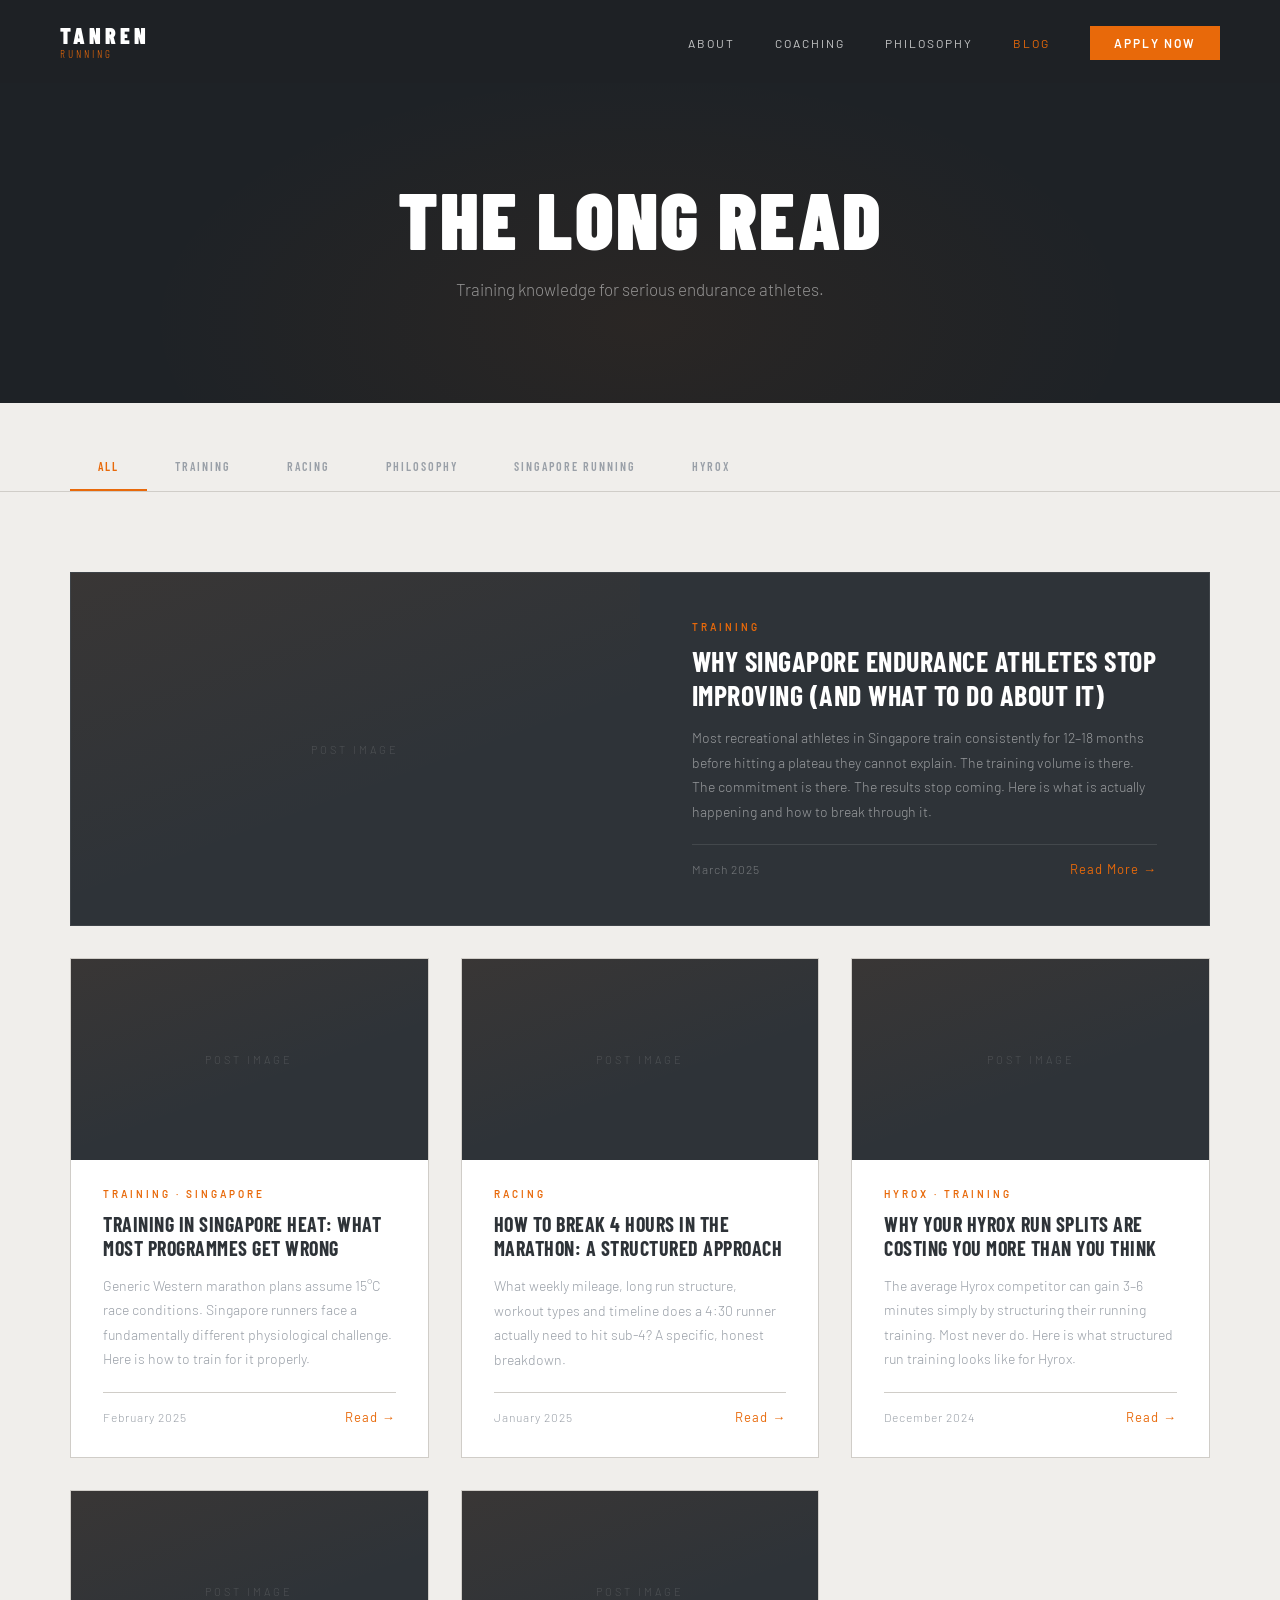
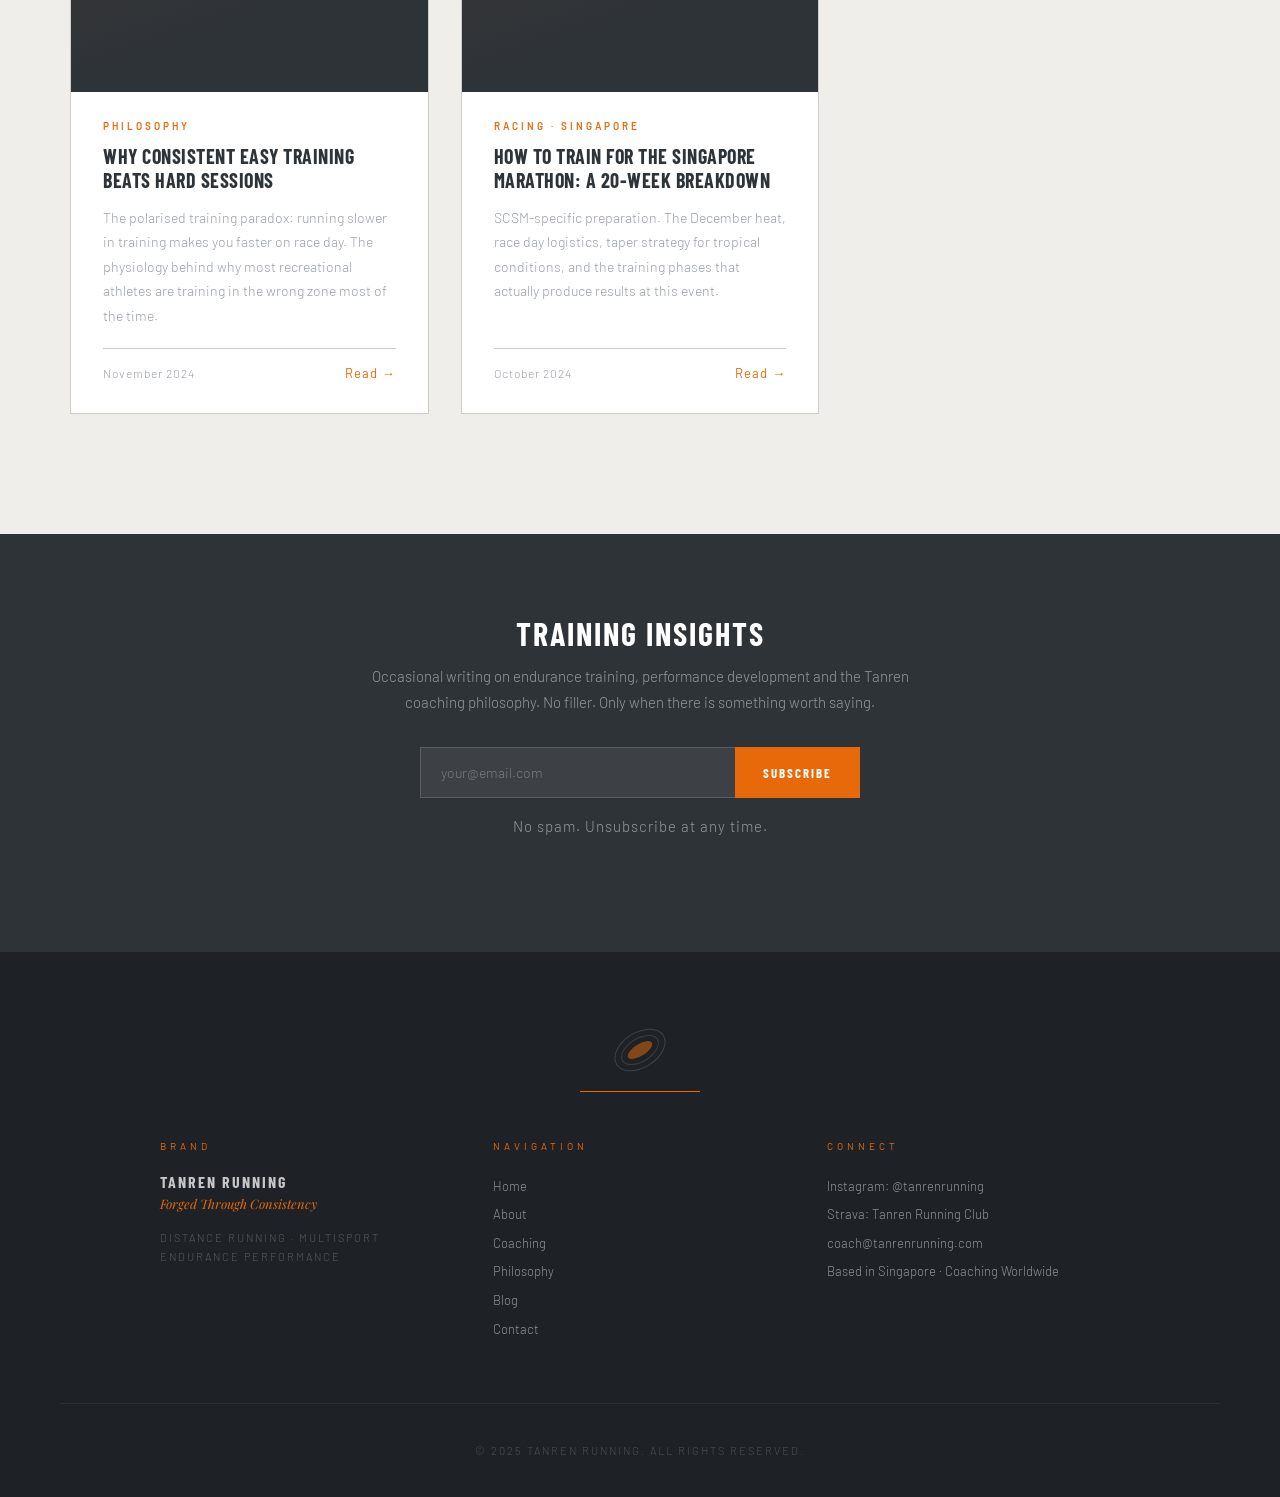
<file: blog.html>
<!DOCTYPE html>
<html lang="en">
<head>
<meta charset="UTF-8">
<meta name="viewport" content="width=device-width, initial-scale=1.0">
<title>The Long Read — Tanren Running</title>
<meta name="description" content="Training knowledge for serious endurance athletes. Running, Hyrox and triathlon coaching insights from Tanren Running Singapore.">
<link href="https://fonts.googleapis.com/css2?family=Barlow+Condensed:wght@300;400;600;700;900&family=Barlow:ital,wght@0,300;0,400;0,500;0,600;1,300;1,400&family=Playfair+Display:ital,wght@0,400;1,400;1,700&display=swap" rel="stylesheet">
<link rel="stylesheet" href="styles.css">
<style>

/* ── BLOG HERO ── */
.blog-hero {
  background: var(--near-black);
  padding: 180px 60px 100px;
  text-align: center;
  position: relative;
  overflow: hidden;
}
.blog-hero::before {
  content: '';
  position: absolute;
  inset: 0;
  background: radial-gradient(ellipse at 50% 80%, rgba(232,105,10,0.06) 0%, transparent 55%);
}
.blog-hero-inner { position: relative; z-index: 2; max-width: 640px; margin: 0 auto; }
.blog-hero h1 {
  font-family: 'Barlow Condensed', sans-serif;
  font-weight: 900;
  font-size: clamp(44px, 7vw, 80px);
  color: var(--white);
  letter-spacing: 2px;
  text-transform: uppercase;
  line-height: 0.95;
  margin-bottom: 20px;
}
.blog-hero p {
  font-size: 17px;
  color: rgba(255,255,255,0.5);
  font-weight: 300;
  line-height: 1.6;
}

/* ── CATEGORY FILTER ── */
.blog-filter {
  background: var(--cream);
  padding: 40px 60px 0;
  border-bottom: 1px solid var(--border);
}
.blog-filter-inner {
  max-width: 1140px;
  margin: 0 auto;
  display: flex;
  gap: 0;
  overflow-x: auto;
}
.filter-btn {
  padding: 16px 28px;
  font-family: 'Barlow Condensed', sans-serif;
  font-weight: 600;
  font-size: 12px;
  letter-spacing: 2px;
  text-transform: uppercase;
  color: var(--muted);
  background: none;
  border: none;
  border-bottom: 2px solid transparent;
  cursor: pointer;
  white-space: nowrap;
  transition: color 0.2s, border-color 0.2s;
}
.filter-btn:hover { color: var(--dark); }
.filter-btn.active { color: var(--orange); border-bottom-color: var(--orange); }

/* ── BLOG GRID ── */
.blog-grid-section {
  background: var(--cream);
  padding: 80px 60px 120px;
}
.blog-grid {
  display: grid;
  grid-template-columns: repeat(3, 1fr);
  gap: 32px;
  max-width: 1140px;
  margin: 0 auto;
}

/* Featured post (spans full width) */
.blog-card.featured {
  grid-column: 1 / -1;
  display: grid;
  grid-template-columns: 1fr 1fr;
  gap: 0;
  background: var(--dark);
  border: 1px solid rgba(255,255,255,0.08);
}
.blog-card {
  background: var(--white);
  border: 1px solid var(--border);
  display: flex;
  flex-direction: column;
  transition: border-color 0.2s;
}
.blog-card:not(.featured):hover { border-color: var(--orange); }

/* Card image zone */
.blog-card-image {
  background: var(--dark);
  aspect-ratio: 16/9;
  position: relative;
  overflow: hidden;
  display: flex;
  align-items: center;
  justify-content: center;
}
.blog-card.featured .blog-card-image {
  aspect-ratio: auto;
  min-height: 340px;
}
.blog-card-image-placeholder {
  text-align: center;
  color: rgba(255,255,255,0.15);
  font-size: 11px;
  letter-spacing: 3px;
  text-transform: uppercase;
}
/* Decorative gradient overlay on image */
.blog-card-image::after {
  content: '';
  position: absolute;
  inset: 0;
  background: linear-gradient(160deg, rgba(232,105,10,0.06) 0%, transparent 60%);
}

/* Card content */
.blog-card-content {
  padding: 28px 32px 32px;
  display: flex;
  flex-direction: column;
  flex: 1;
}
.blog-card.featured .blog-card-content {
  padding: 48px 52px;
  justify-content: center;
}
.blog-card-category {
  font-size: 10px;
  font-weight: 600;
  letter-spacing: 3px;
  color: var(--orange);
  text-transform: uppercase;
  margin-bottom: 12px;
  display: block;
}
.blog-card-title {
  font-family: 'Barlow Condensed', sans-serif;
  font-weight: 700;
  font-size: 20px;
  color: var(--dark);
  letter-spacing: 0.5px;
  text-transform: uppercase;
  line-height: 1.2;
  margin-bottom: 14px;
  text-decoration: none;
  display: block;
  transition: color 0.2s;
}
.blog-card.featured .blog-card-title {
  font-size: 28px;
  color: var(--white);
}
.blog-card-title:hover { color: var(--orange); }
.blog-card.featured .blog-card-title:hover { color: var(--orange); }
.blog-card-excerpt {
  font-size: 14px;
  line-height: 1.75;
  color: var(--muted);
  font-weight: 300;
  flex: 1;
  margin-bottom: 20px;
}
.blog-card.featured .blog-card-excerpt { color: rgba(255,255,255,0.5); }
.blog-card-meta {
  display: flex;
  align-items: center;
  justify-content: space-between;
  margin-top: auto;
  padding-top: 16px;
  border-top: 1px solid var(--border);
}
.blog-card.featured .blog-card-meta { border-top-color: rgba(255,255,255,0.1); }
.blog-card-date {
  font-size: 12px;
  color: var(--muted);
  letter-spacing: 1px;
}
.blog-card.featured .blog-card-date { color: rgba(255,255,255,0.35); }
.blog-card-read {
  font-size: 12px;
  color: var(--muted);
  letter-spacing: 1px;
}
.blog-card-link {
  font-size: 13px;
  color: var(--orange);
  text-decoration: none;
  font-weight: 400;
  letter-spacing: 1px;
  display: inline-flex;
  align-items: center;
  gap: 6px;
  transition: gap 0.2s;
}
.blog-card-link:hover { gap: 10px; }

/* ── NEWSLETTER STRIP ── */
.newsletter {
  background: var(--dark);
  padding: 80px 60px;
  text-align: center;
}
.newsletter-inner { max-width: 560px; margin: 0 auto; }
.newsletter h2 {
  font-family: 'Barlow Condensed', sans-serif;
  font-weight: 700;
  font-size: 32px;
  color: var(--white);
  letter-spacing: 2px;
  text-transform: uppercase;
  margin-bottom: 12px;
}
.newsletter p {
  font-size: 15px;
  color: rgba(255,255,255,0.5);
  font-weight: 300;
  margin-bottom: 32px;
  line-height: 1.7;
}
.newsletter-form {
  display: flex;
  gap: 0;
  max-width: 440px;
  margin: 0 auto;
}
.newsletter-form input {
  flex: 1;
  padding: 16px 20px;
  background: rgba(255,255,255,0.07);
  border: 1px solid rgba(255,255,255,0.15);
  border-right: none;
  color: var(--white);
  font-family: 'Barlow', sans-serif;
  font-size: 14px;
  font-weight: 300;
  outline: none;
  transition: border-color 0.2s;
}
.newsletter-form input::placeholder { color: rgba(255,255,255,0.3); }
.newsletter-form input:focus { border-color: var(--orange); }
.newsletter-form button {
  padding: 16px 28px;
  background: var(--orange);
  color: var(--white);
  font-family: 'Barlow Condensed', sans-serif;
  font-weight: 700;
  font-size: 13px;
  letter-spacing: 2px;
  text-transform: uppercase;
  border: none;
  cursor: pointer;
  transition: background 0.2s;
  white-space: nowrap;
}
.newsletter-form button:hover { background: var(--orange-hover); }
.newsletter-note {
  font-size: 11px;
  color: rgba(255,255,255,0.25);
  margin-top: 16px;
  letter-spacing: 1px;
}

/* ── RESPONSIVE ── */
@media (max-width: 768px) {
  .blog-hero { padding: 140px 24px 80px; }
  .blog-filter { padding: 32px 24px 0; }
  .blog-grid-section { padding: 60px 24px 80px; }
  .blog-grid { grid-template-columns: 1fr; gap: 24px; }
  .blog-card.featured { grid-template-columns: 1fr; }
  .blog-card.featured .blog-card-image { min-height: 220px; }
  .blog-card.featured .blog-card-content { padding: 32px 28px; }
  .newsletter { padding: 60px 24px; }
  .newsletter-form { flex-direction: column; }
  .newsletter-form input { border-right: 1px solid rgba(255,255,255,0.15); border-bottom: none; }
  .newsletter-form button { width: 100%; }
}
</style>
</head>
<body>

<!-- NAVIGATION -->
<nav id="navbar" class="solid">
  <a href="index.html" class="nav-logo">TANREN<span>Running</span></a>
  <ul class="nav-links">
    <li><a href="about.html">About</a></li>
    <li><a href="coaching.html">Coaching</a></li>
    <li><a href="philosophy.html">Philosophy</a></li>
    <li><a href="blog.html" class="active">Blog</a></li>
    <li><a href="contact.html" class="nav-cta">Apply Now</a></li>
  </ul>
  <div class="hamburger" id="hamburger"><span></span><span></span><span></span></div>
</nav>

<div class="mobile-menu" id="mobile-menu">
  <button class="mobile-close" id="mobile-close">✕</button>
  <a href="index.html">Home</a>
  <a href="about.html">About</a>
  <a href="coaching.html">Coaching</a>
  <a href="philosophy.html">Philosophy</a>
  <a href="blog.html">Blog</a>
  <a href="contact.html">Apply Now</a>
</div>

<!-- HERO -->
<section class="blog-hero">
  <div class="blog-hero-inner">
    <h1>The Long Read</h1>
    <p>Training knowledge for serious endurance athletes.</p>
  </div>
</section>

<!-- CATEGORY FILTER -->
<div class="blog-filter">
  <div class="blog-filter-inner">
    <button class="filter-btn active" onclick="filterPosts('all', this)">All</button>
    <button class="filter-btn" onclick="filterPosts('training', this)">Training</button>
    <button class="filter-btn" onclick="filterPosts('racing', this)">Racing</button>
    <button class="filter-btn" onclick="filterPosts('philosophy', this)">Philosophy</button>
    <button class="filter-btn" onclick="filterPosts('singapore', this)">Singapore Running</button>
    <button class="filter-btn" onclick="filterPosts('hyrox', this)">Hyrox</button>
  </div>
</div>

<!-- BLOG GRID -->
<section class="blog-grid-section">
  <div class="blog-grid" id="blog-grid">

    <!-- FEATURED POST -->
    <article class="blog-card featured" data-category="training">
      <div class="blog-card-image">
        <div class="blog-card-image-placeholder">Post image</div>
      </div>
      <div class="blog-card-content">
        <span class="blog-card-category">Training</span>
        <a href="blog-post.html" class="blog-card-title">Why Singapore Endurance Athletes Stop Improving (And What to Do About It)</a>
        <p class="blog-card-excerpt">Most recreational athletes in Singapore train consistently for 12–18 months before hitting a plateau they cannot explain. The training volume is there. The commitment is there. The results stop coming. Here is what is actually happening and how to break through it.</p>
        <div class="blog-card-meta">
          <span class="blog-card-date">March 2025</span>
          <a href="blog-post.html" class="blog-card-link">Read More →</a>
        </div>
      </div>
    </article>

    <!-- POST 2 -->
    <article class="blog-card" data-category="training singapore">
      <div class="blog-card-image">
        <div class="blog-card-image-placeholder">Post image</div>
      </div>
      <div class="blog-card-content">
        <span class="blog-card-category">Training · Singapore</span>
        <a href="blog-post.html" class="blog-card-title">Training in Singapore Heat: What Most Programmes Get Wrong</a>
        <p class="blog-card-excerpt">Generic Western marathon plans assume 15°C race conditions. Singapore runners face a fundamentally different physiological challenge. Here is how to train for it properly.</p>
        <div class="blog-card-meta">
          <span class="blog-card-date">February 2025</span>
          <a href="blog-post.html" class="blog-card-link">Read →</a>
        </div>
      </div>
    </article>

    <!-- POST 3 -->
    <article class="blog-card" data-category="racing">
      <div class="blog-card-image">
        <div class="blog-card-image-placeholder">Post image</div>
      </div>
      <div class="blog-card-content">
        <span class="blog-card-category">Racing</span>
        <a href="blog-post.html" class="blog-card-title">How to Break 4 Hours in the Marathon: A Structured Approach</a>
        <p class="blog-card-excerpt">What weekly mileage, long run structure, workout types and timeline does a 4:30 runner actually need to hit sub-4? A specific, honest breakdown.</p>
        <div class="blog-card-meta">
          <span class="blog-card-date">January 2025</span>
          <a href="blog-post.html" class="blog-card-link">Read →</a>
        </div>
      </div>
    </article>

    <!-- POST 4 -->
    <article class="blog-card" data-category="hyrox training">
      <div class="blog-card-image">
        <div class="blog-card-image-placeholder">Post image</div>
      </div>
      <div class="blog-card-content">
        <span class="blog-card-category">Hyrox · Training</span>
        <a href="blog-post.html" class="blog-card-title">Why Your Hyrox Run Splits Are Costing You More Than You Think</a>
        <p class="blog-card-excerpt">The average Hyrox competitor can gain 3–6 minutes simply by structuring their running training. Most never do. Here is what structured run training looks like for Hyrox.</p>
        <div class="blog-card-meta">
          <span class="blog-card-date">December 2024</span>
          <a href="blog-post.html" class="blog-card-link">Read →</a>
        </div>
      </div>
    </article>

    <!-- POST 5 -->
    <article class="blog-card" data-category="philosophy">
      <div class="blog-card-image">
        <div class="blog-card-image-placeholder">Post image</div>
      </div>
      <div class="blog-card-content">
        <span class="blog-card-category">Philosophy</span>
        <a href="blog-post.html" class="blog-card-title">Why Consistent Easy Training Beats Hard Sessions</a>
        <p class="blog-card-excerpt">The polarised training paradox: running slower in training makes you faster on race day. The physiology behind why most recreational athletes are training in the wrong zone most of the time.</p>
        <div class="blog-card-meta">
          <span class="blog-card-date">November 2024</span>
          <a href="blog-post.html" class="blog-card-link">Read →</a>
        </div>
      </div>
    </article>

    <!-- POST 6 -->
    <article class="blog-card" data-category="racing singapore">
      <div class="blog-card-image">
        <div class="blog-card-image-placeholder">Post image</div>
      </div>
      <div class="blog-card-content">
        <span class="blog-card-category">Racing · Singapore</span>
        <a href="blog-post.html" class="blog-card-title">How to Train for the Singapore Marathon: A 20-Week Breakdown</a>
        <p class="blog-card-excerpt">SCSM-specific preparation. The December heat, race day logistics, taper strategy for tropical conditions, and the training phases that actually produce results at this event.</p>
        <div class="blog-card-meta">
          <span class="blog-card-date">October 2024</span>
          <a href="blog-post.html" class="blog-card-link">Read →</a>
        </div>
      </div>
    </article>

  </div>
</section>

<!-- NEWSLETTER -->
<section class="newsletter">
  <div class="newsletter-inner reveal">
    <h2>Training Insights</h2>
    <p>Occasional writing on endurance training, performance development and the Tanren coaching philosophy. No filler. Only when there is something worth saying.</p>
    <form class="newsletter-form" onsubmit="handleNewsletter(event)">
      <input type="email" placeholder="your@email.com" required>
      <button type="submit">Subscribe</button>
    </form>
    <p class="newsletter-note">No spam. Unsubscribe at any time.</p>
  </div>
</section>

<!-- FOOTER -->
<footer>
  <div class="footer-logo">
    <div class="footer-logo-wrap"><span></span><span></span><span></span></div>
  </div>
  <div class="footer-rule"></div>
  <div class="footer-grid">
    <div class="footer-col">
      <div class="footer-col-heading">Brand</div>
      <span class="brand-name">Tanren Running</span>
      <span class="brand-tagline">Forged Through Consistency</span>
      <span class="scope">Distance Running · Multisport<br>Endurance Performance</span>
    </div>
    <div class="footer-col">
      <div class="footer-col-heading">Navigation</div>
      <a href="index.html">Home</a>
      <a href="about.html">About</a>
      <a href="coaching.html">Coaching</a>
      <a href="philosophy.html">Philosophy</a>
      <a href="blog.html">Blog</a>
      <a href="contact.html">Contact</a>
    </div>
    <div class="footer-col">
      <div class="footer-col-heading">Connect</div>
      <a href="https://instagram.com/tanrenrunning" target="_blank">Instagram: @tanrenrunning</a>
      <a href="#" target="_blank">Strava: Tanren Running Club</a>
      <a href="mailto:coach@tanrenrunning.com">coach@tanrenrunning.com</a>
      <p>Based in Singapore · Coaching Worldwide</p>
    </div>
  </div>
  <div class="footer-bottom">© 2025 Tanren Running. All rights reserved.</div>
</footer>

<script src="main.js"></script>
<script>
  function filterPosts(category, btn) {
    document.querySelectorAll('.filter-btn').forEach(b => b.classList.remove('active'));
    btn.classList.add('active');
    document.querySelectorAll('.blog-card').forEach(card => {
      if (category === 'all') {
        card.style.display = '';
      } else {
        const cats = card.dataset.category || '';
        card.style.display = cats.includes(category) ? '' : 'none';
      }
    });
    // Re-handle featured visibility
    const featured = document.querySelector('.blog-card.featured');
    if (featured && featured.style.display !== 'none') {
      featured.style.gridColumn = '1 / -1';
    }
  }

  function handleNewsletter(e) {
    e.preventDefault();
    const btn = e.target.querySelector('button');
    btn.textContent = 'Subscribed ✓';
    btn.style.background = '#2e3338';
    e.target.querySelector('input').disabled = true;
  }
</script>
</body>
</html>
</file>
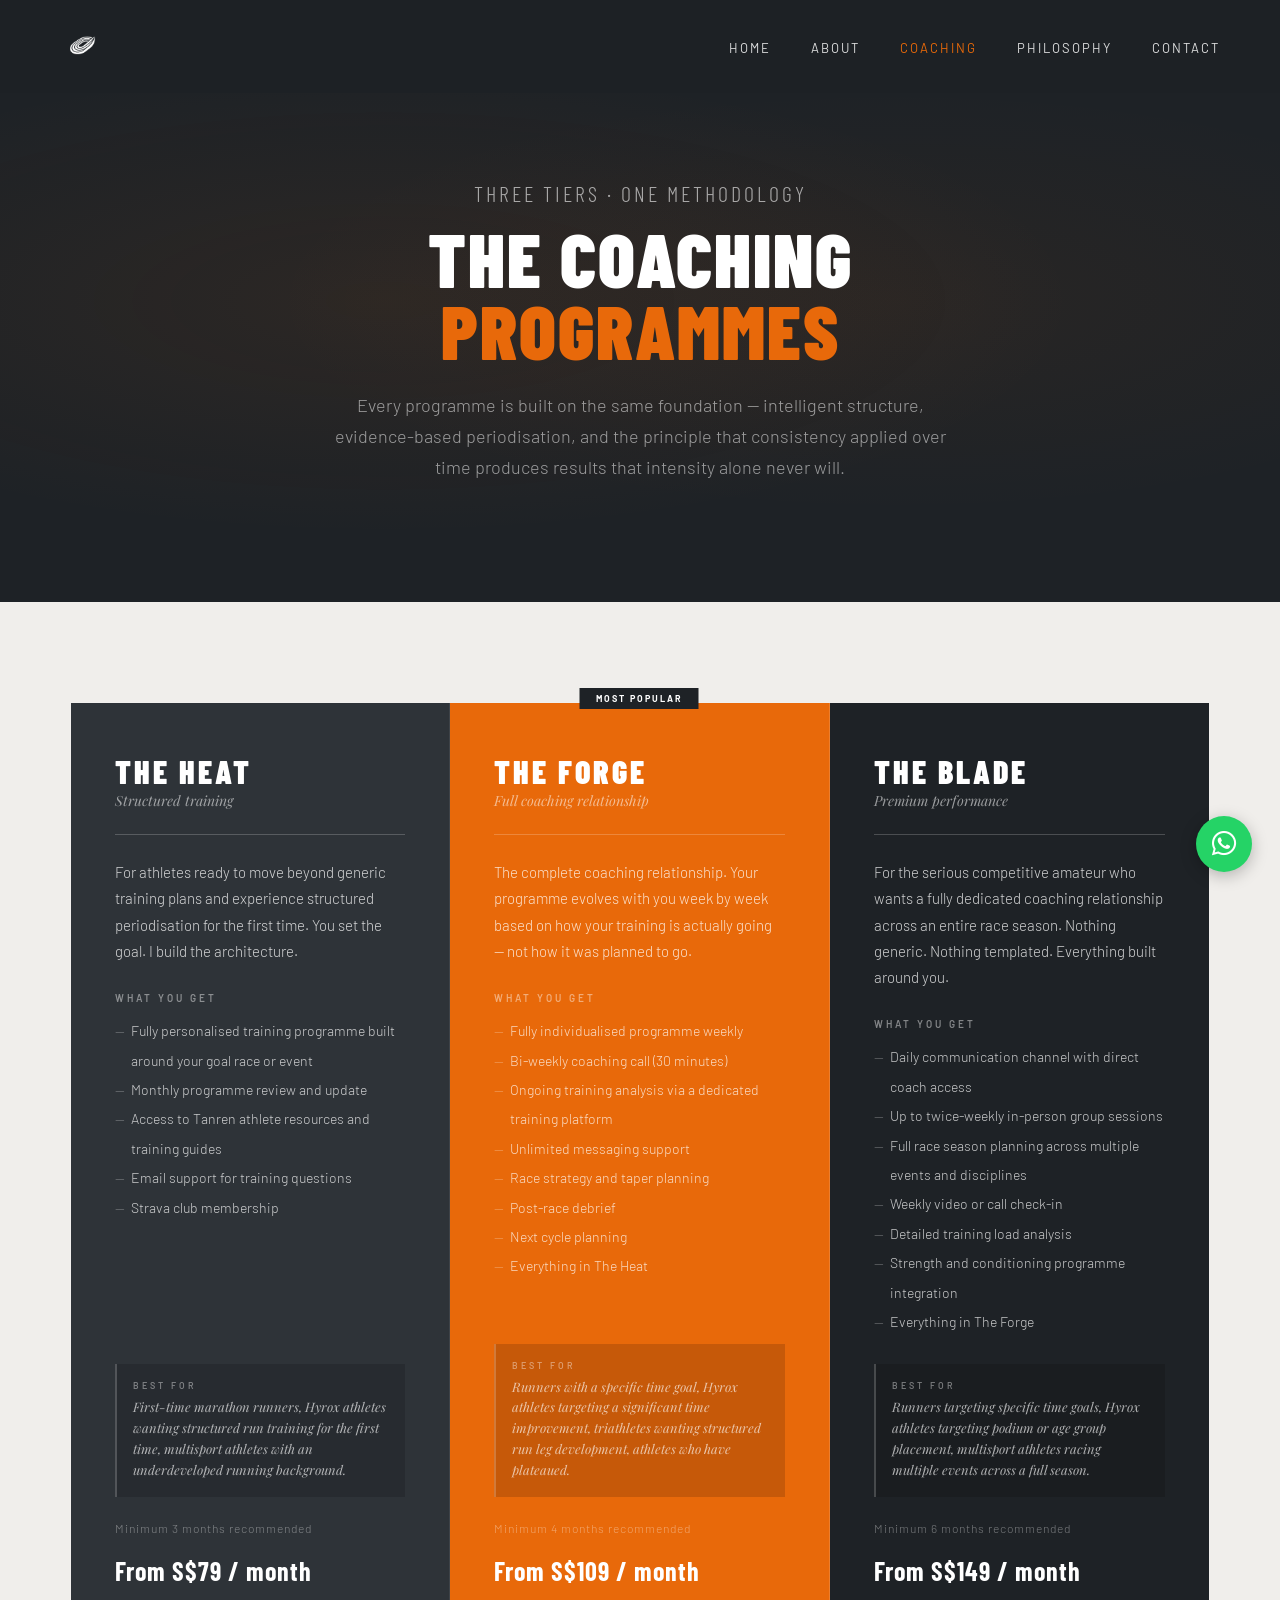
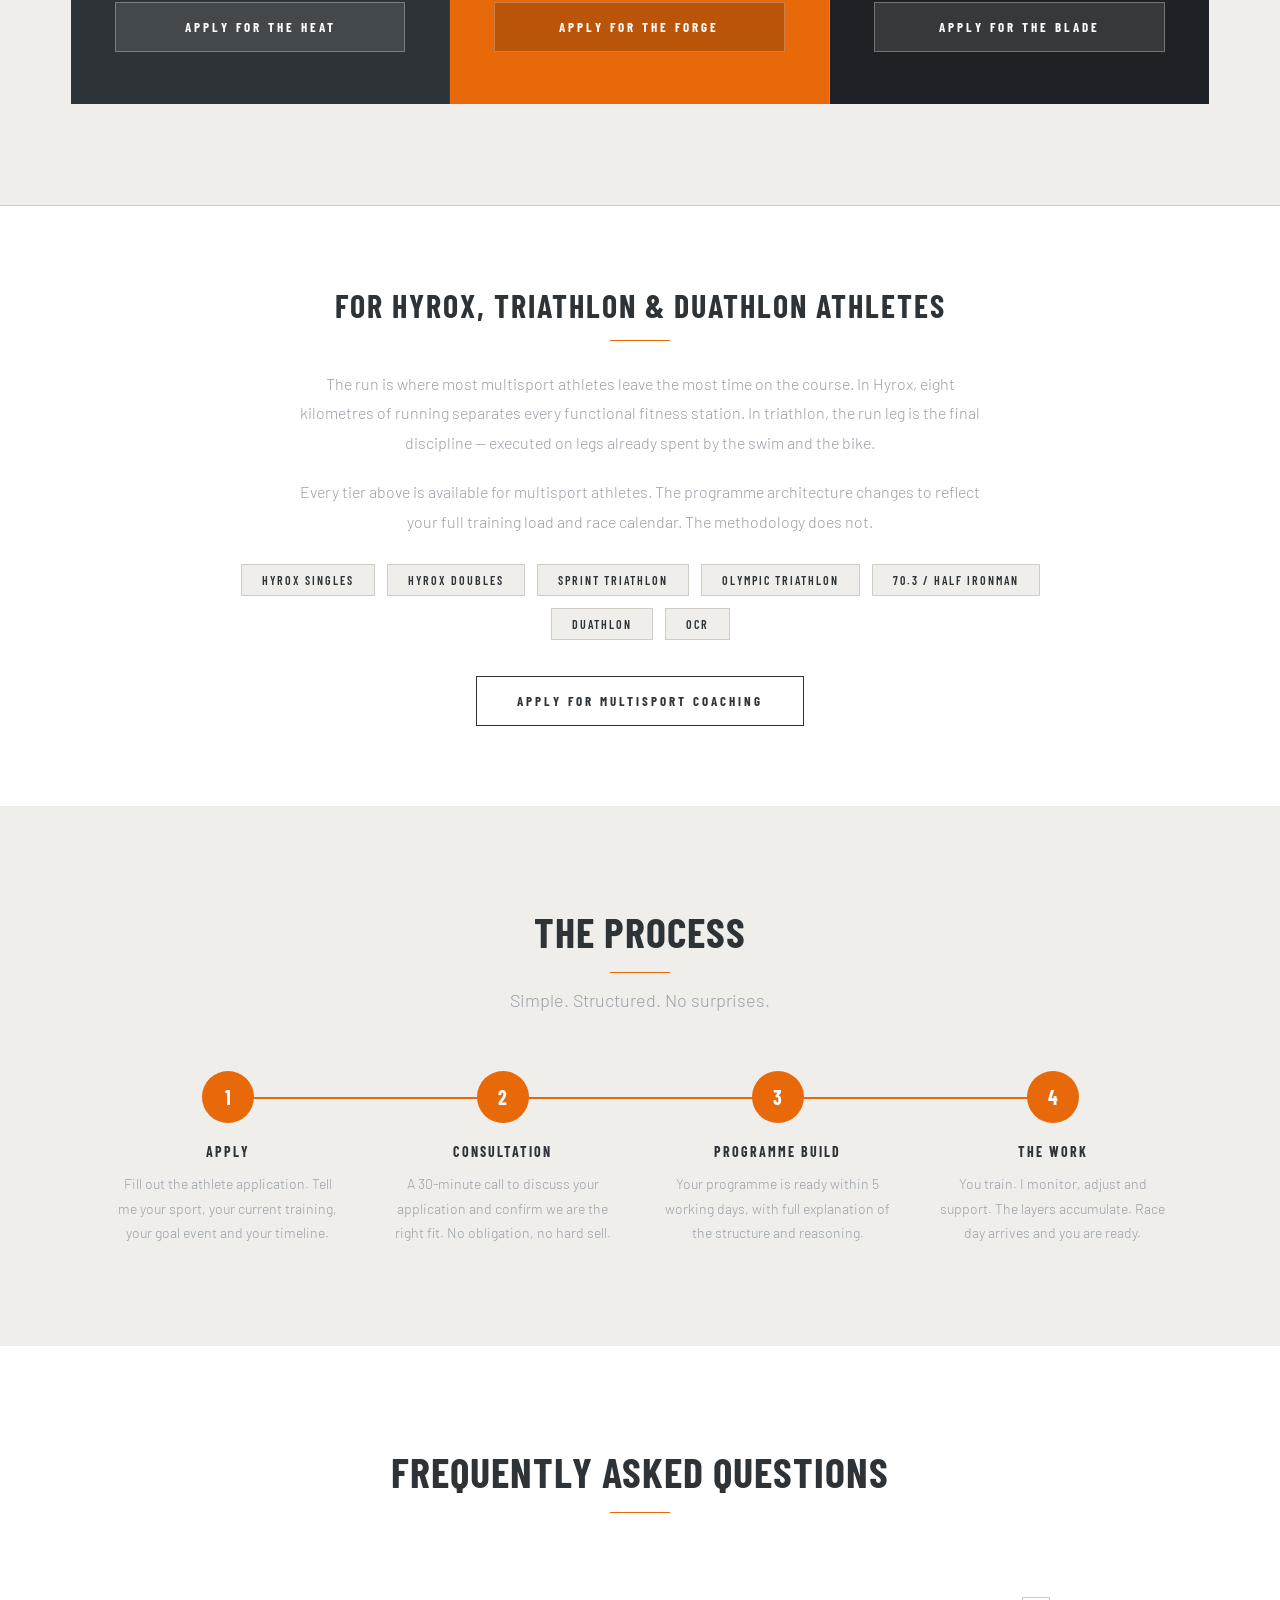
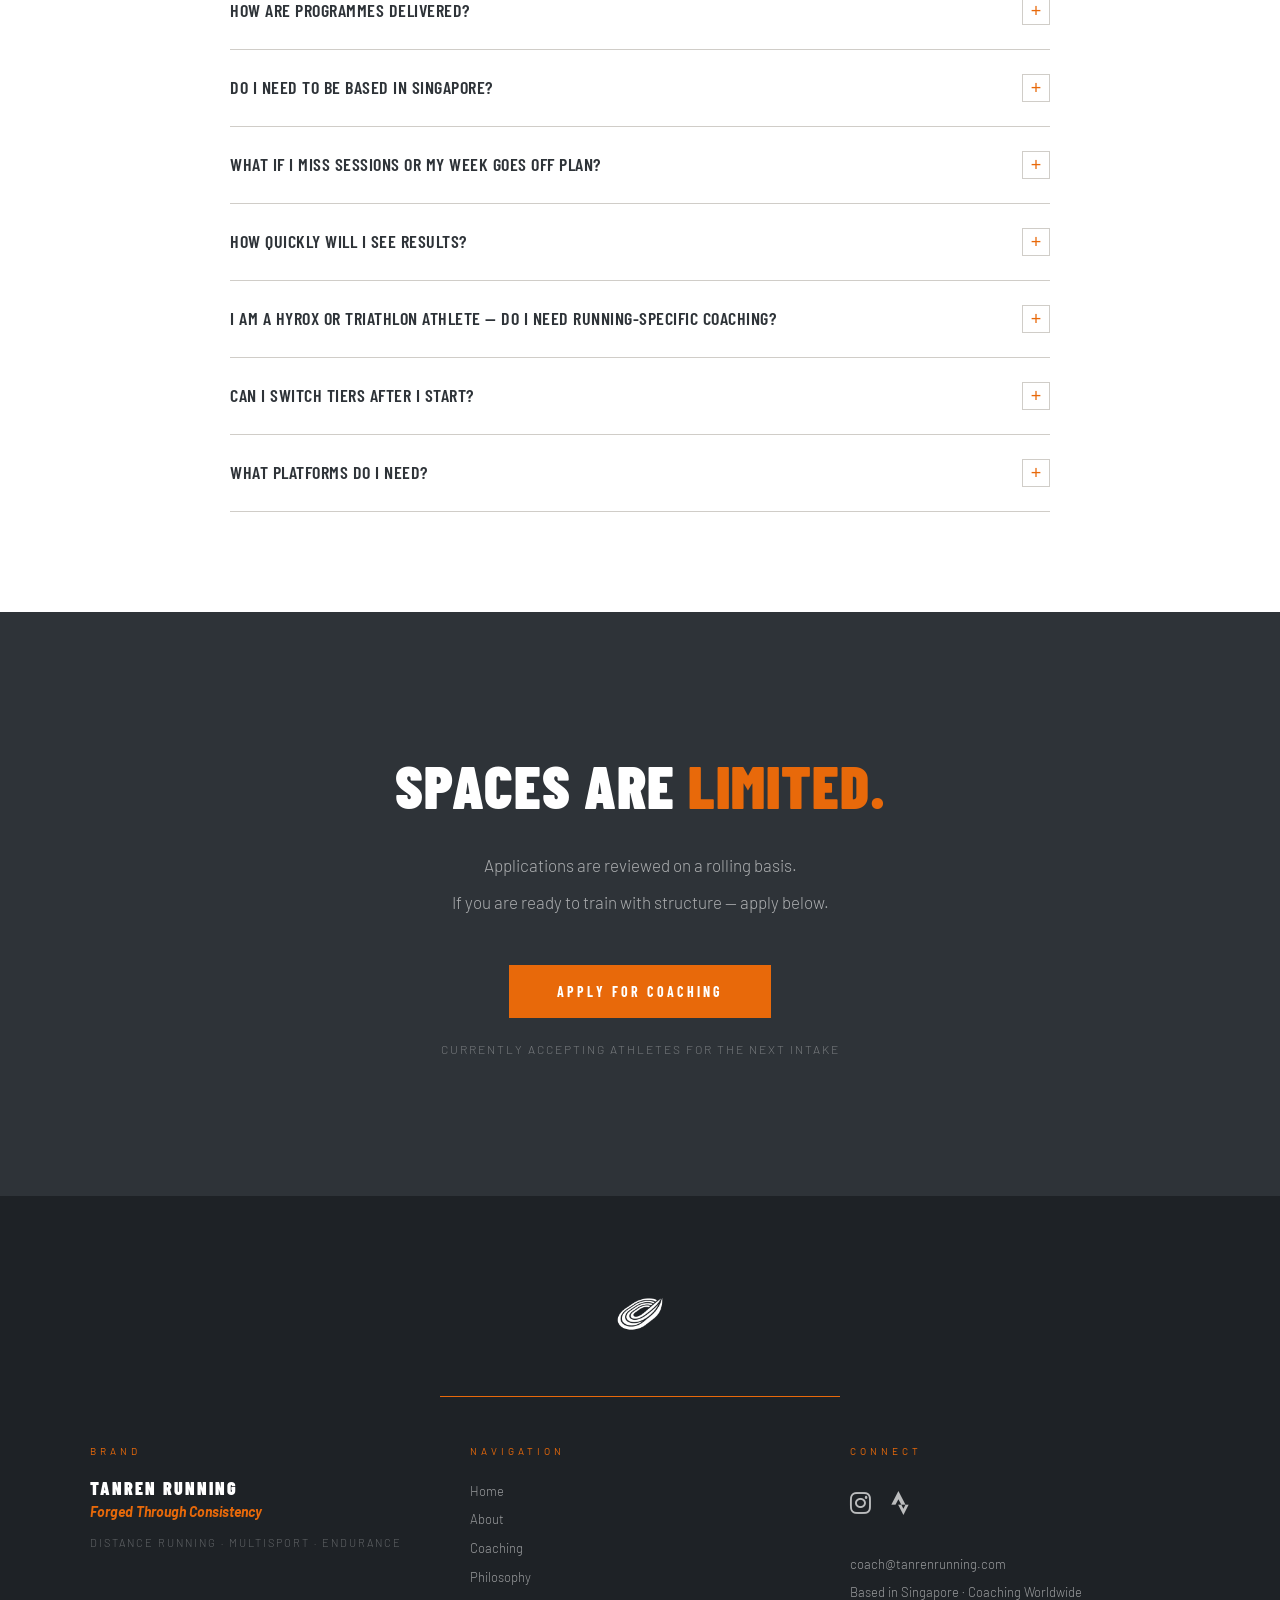
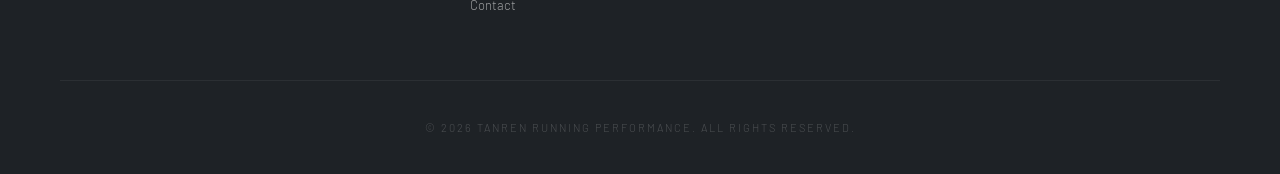
<file: coaching.html>
<!DOCTYPE html>
<html lang="en">
<head>
<!-- Google tag (gtag.js) -->
<script async src="https://www.googletagmanager.com/gtag/js?id=G-S9JDFGFX4G"></script>
<script>
  window.dataLayer = window.dataLayer || [];
  function gtag(){dataLayer.push(arguments);}
  gtag('js', new Date());

  gtag('config', 'G-S9JDFGFX4G');
</script>
<meta charset="UTF-8">
<meta name="viewport" content="width=device-width, initial-scale=1.0">
<title>Coaching Programmes — Tanren Running</title>
<meta name="description" content="Three structured coaching tiers for distance runners, Hyrox athletes and triathletes. Forged through consistency.">
<link rel="apple-touch-icon" sizes="180x180" href="/apple-touch-icon.png">
<link rel="icon" type="image/png" sizes="32x32" href="/favicon-32x32.png">
<link rel="icon" type="image/png" sizes="16x16" href="/favicon-16x16.png">
<link rel="manifest" href="/site.webmanifest">
<link href="https://fonts.googleapis.com/css2?family=Barlow+Condensed:wght@300;400;600;700;900&family=Barlow:ital,wght@0,300;0,400;0,500;0,600;1,300;1,400&family=Playfair+Display:ital,wght@0,400;1,400;1,700&display=swap" rel="stylesheet">
<link rel="stylesheet" href="https://cdnjs.cloudflare.com/ajax/libs/font-awesome/6.0.0/css/all.min.css">
<style>
  *, *::before, *::after { box-sizing: border-box; margin: 0; padding: 0; }

  :root {
    --dark: #2e3338;
    --near-black: #1e2226;
    --orange: #e8690a;
    --orange-hover: #c45000;
    --cream: #f0eeeb;
    --white: #ffffff;
    --muted: #9aa0a8;
    --border: #d0cdc8;
  }

  html { scroll-behavior: smooth; }
  body {
    font-family: 'Barlow', sans-serif;
    font-weight: 300;
    background: var(--cream);
    color: var(--dark);
    overflow-x: hidden;
  }

  /* ── NAV ── */
  nav {
    position: fixed;
    top: 0; left: 0; right: 0;
    z-index: 100;
    display: flex;
    align-items: center;
    justify-content: space-between;
    padding: 24px 60px;
    background: rgba(30,34,38,0.96);
    transition: padding 0.3s ease;
  }
  nav.scrolled { padding: 16px 60px; }
  .nav-logo-img { height: 45px; width: auto; display: block; }
  .nav-links {
    display: flex;
    gap: 40px;
    list-style: none;
    margin-left: auto;
  }
  .nav-links a {
    color: var(--white);
    text-decoration: none;
    font-size: 13px;
    font-weight: 400;
    letter-spacing: 2px;
    text-transform: uppercase;
    opacity: 0.85;
    transition: opacity 0.2s, color 0.2s;
  }
  .nav-links a:hover, .nav-links a.active { opacity: 1; color: var(--orange); }

  .nav-hamburger {
    display: none;
    flex-direction: column;
    justify-content: space-between;
    width: 26px; height: 18px;
    cursor: pointer;
    background: none; border: none; padding: 0;
    margin-left: auto; z-index: 200;
  }
  .nav-hamburger span {
    display: block; width: 100%; height: 2px;
    background: var(--white);
    transition: all 0.3s ease;
  }
  .nav-hamburger.open span:nth-child(1) { transform: translateY(8px) rotate(45deg); }
  .nav-hamburger.open span:nth-child(2) { opacity: 0; }
  .nav-hamburger.open span:nth-child(3) { transform: translateY(-8px) rotate(-45deg); }

  /* ── HERO ── */
  .coaching-hero {
    background: var(--near-black);
    padding: 180px 60px 120px;
    text-align: center;
    position: relative;
    overflow: hidden;
  }
  .coaching-hero::before {
    content: '';
    position: absolute; inset: 0;
    background:
      radial-gradient(ellipse at 30% 50%, rgba(232,105,10,0.07) 0%, transparent 55%),
      radial-gradient(ellipse at 70% 50%, rgba(232,105,10,0.05) 0%, transparent 50%);
  }
  .coaching-hero-inner { position: relative; z-index: 2; max-width: 760px; margin: 0 auto; }
  .coaching-hero h1 {
    font-family: 'Barlow Condensed', sans-serif;
    font-weight: 900;
    font-size: clamp(40px, 7vw, 76px);
    color: var(--white);
    letter-spacing: 2px;
    text-transform: uppercase;
    line-height: 0.95;
    margin-bottom: 24px;
  }
  .coaching-hero h1 span { color: var(--orange); }
  .coaching-hero p {
    font-size: 18px;
    color: rgba(255,255,255,0.55);
    font-weight: 300;
    line-height: 1.7;
    max-width: 640px;
    margin: 0 auto;
  }
  .coaching-hero-sub {
    font-family: 'Barlow Condensed', sans-serif;
    font-weight: 300;
    font-size: 22px;
    color: rgba(255,255,255,0.6);
    letter-spacing: 3px;
    text-transform: uppercase;
    margin-bottom: 16px;
    display: block;
  }

  /* ── TIER CARDS ── */
  .tiers-section {
    background: var(--cream);
    padding: 100px 60px;
  }
  .tier-cards {
    display: grid;
    grid-template-columns: repeat(3, 1fr);
    gap: 0;
    max-width: 1140px;
    margin: 0 auto;
    border: 1px solid rgba(255,255,255,0.08);
    position: relative;
  }
  .tier-card {
    padding: 52px 44px;
    position: relative;
    display: flex;
    flex-direction: column;
  }
  .tier-card.heat { background: var(--dark); border-right: 1px solid rgba(255,255,255,0.08); }
  .tier-card.forge { background: var(--orange); border-right: 1px solid rgba(255,255,255,0.15); }
  .tier-card.blade { background: var(--near-black); }
  .tier-popular {
    position: absolute;
    top: -15px; left: 50%;
    transform: translateX(-50%);
    background: var(--dark);
    color: var(--white);
    font-size: 9px; font-weight: 700;
    letter-spacing: 2px;
    text-transform: uppercase;
    padding: 5px 16px;
    white-space: nowrap;
    z-index: 2;
  }
  .tier-card.forge .tier-popular { background: var(--near-black); }
  .tier-name {
    font-family: 'Barlow Condensed', sans-serif;
    font-weight: 900;
    font-size: 32px;
    color: var(--white);
    letter-spacing: 3px;
    text-transform: uppercase;
    line-height: 1;
    margin-bottom: 4px;
  }
  .tier-desc {
    font-family: 'Playfair Display', serif;
    font-style: italic;
    font-size: 14px;
    color: rgba(255,255,255,0.55);
    margin-bottom: 24px;
  }
  .tier-rule { width: 100%; height: 1px; background: rgba(255,255,255,0.2); margin-bottom: 24px; }
  .tier-copy {
    font-size: 15px;
    line-height: 1.75;
    color: rgba(255,255,255,0.8);
    font-weight: 300;
    margin-bottom: 28px;
  }
  .tier-includes-heading {
    font-size: 10px;
    font-weight: 600;
    letter-spacing: 3px;
    color: rgba(255,255,255,0.45);
    text-transform: uppercase;
    margin-bottom: 12px;
  }
  .tier-list { list-style: none; margin-bottom: 28px; flex: 1; }
  .tier-list li {
    font-size: 14px;
    line-height: 2.1;
    color: rgba(255,255,255,0.75);
    font-weight: 300;
    padding-left: 16px;
    position: relative;
  }
  .tier-list li::before { content: '—'; position: absolute; left: 0; color: rgba(255,255,255,0.3); }
  .tier-best {
    margin-bottom: 24px;
    padding: 16px;
    background: rgba(0,0,0,0.15);
    border-left: 2px solid rgba(255,255,255,0.2);
  }
  .tier-best-label {
    font-size: 9px; font-weight: 600;
    letter-spacing: 3px;
    color: rgba(255,255,255,0.4);
    text-transform: uppercase;
    margin-bottom: 6px;
    display: block;
  }
  .tier-best p {
    font-size: 13px;
    line-height: 1.6;
    color: rgba(255,255,255,0.65);
    font-style: italic;
    font-family: 'Playfair Display', serif;
  }
  .tier-commitment { font-size: 12px; color: rgba(255,255,255,0.4); margin-bottom: 20px; letter-spacing: 1px; }
  .tier-price {
    font-family: 'Barlow Condensed', sans-serif;
    font-weight: 700; font-size: 26px;
    color: var(--white); letter-spacing: 1px;
    margin-bottom: 16px;
  }
  .tier-btn {
    display: block; width: 100%; padding: 16px;
    font-family: 'Barlow Condensed', sans-serif;
    font-weight: 700; font-size: 13px;
    letter-spacing: 3px; text-transform: uppercase;
    text-align: center; cursor: pointer;
    text-decoration: none;
    transition: background 0.2s, color 0.2s;
    border: 1px solid rgba(255,255,255,0.3);
    background: rgba(255,255,255,0.1);
    color: var(--white);
  }
  .tier-btn:hover { background: rgba(255,255,255,0.22); }
  .tier-card.forge .tier-btn { background: rgba(0,0,0,0.2); border-color: rgba(255,255,255,0.25); }
  .tier-card.forge .tier-btn:hover { background: rgba(0,0,0,0.35); }

  /* ── MULTISPORT CALLOUT ── */
  .multisport-callout {
    background: var(--white);
    padding: 80px 60px;
    border-top: 1px solid var(--border);
  }
  .multisport-callout-inner { max-width: 800px; margin: 0 auto; text-align: center; }
  .multisport-callout h2 {
    font-family: 'Barlow Condensed', sans-serif;
    font-weight: 700; font-size: 32px;
    color: var(--dark);
    letter-spacing: 2px; text-transform: uppercase;
    margin-bottom: 8px;
  }
  .multisport-callout p {
    font-size: 16px; line-height: 1.85;
    color: var(--muted); font-weight: 300;
    margin-bottom: 20px;
    max-width: 680px; margin-left: auto; margin-right: auto;
  }
  .sport-tags { display: flex; gap: 12px; justify-content: center; flex-wrap: wrap; margin: 28px 0; }
  .sport-tag {
    padding: 8px 20px;
    border: 1px solid var(--border);
    font-family: 'Barlow Condensed', sans-serif;
    font-weight: 600; font-size: 12px;
    letter-spacing: 2px; text-transform: uppercase;
    color: var(--dark); background: var(--cream);
  }

  /* ── PROCESS ── */
  .process-section { background: var(--cream); padding: 100px 60px; }
  .process-steps {
    display: grid;
    grid-template-columns: repeat(4, 1fr);
    gap: 0;
    max-width: 1100px;
    margin: 0 auto;
    position: relative;
  }
  .process-steps::before {
    content: '';
    position: absolute;
    top: 26px; left: 12.5%; right: 12.5%;
    height: 2px; background: var(--orange); z-index: 0;
  }
  .process-step { text-align: center; padding: 0 24px; position: relative; z-index: 1; }
  .step-circle {
    width: 52px; height: 52px;
    background: var(--orange); border-radius: 50%;
    display: flex; align-items: center; justify-content: center;
    margin: 0 auto 20px;
    font-family: 'Barlow Condensed', sans-serif;
    font-weight: 700; font-size: 20px; color: var(--white);
  }
  .process-step h4 {
    font-family: 'Barlow Condensed', sans-serif;
    font-weight: 700; font-size: 14px;
    color: var(--dark); letter-spacing: 2px;
    text-transform: uppercase; margin-bottom: 12px;
  }
  .process-step p { font-size: 14px; line-height: 1.75; color: var(--muted); font-weight: 300; }

  /* ── FAQ ── */
  .faq-section { background: var(--white); padding: 100px 60px; }
  .faq-inner { max-width: 820px; margin: 0 auto; }
  .faq-item { border-bottom: 1px solid var(--border); }
  .faq-question {
    width: 100%; background: none; border: none;
    padding: 24px 0;
    display: flex; align-items: center; justify-content: space-between;
    cursor: pointer; text-align: left; gap: 16px;
  }
  .faq-question span {
    font-family: 'Barlow Condensed', sans-serif;
    font-weight: 600; font-size: 18px;
    color: var(--dark); letter-spacing: 0.5px;
    text-transform: uppercase; line-height: 1.3;
  }
  .faq-icon {
    flex-shrink: 0; width: 28px; height: 28px;
    border: 1px solid var(--border);
    display: flex; align-items: center; justify-content: center;
    font-size: 18px; color: var(--orange); font-weight: 300;
    transition: transform 0.3s; line-height: 1;
  }
  .faq-item.open .faq-icon { transform: rotate(45deg); }
  .faq-answer { max-height: 0; overflow: hidden; transition: max-height 0.35s ease; }
  .faq-item.open .faq-answer { max-height: 300px; }
  .faq-answer-inner {
    padding: 0 0 28px;
    font-size: 16px; line-height: 1.85;
    color: var(--muted); font-weight: 300;
    max-width: 680px;
  }

  /* ── SHARED ── */
  .section-header { text-align: center; margin-bottom: 60px; }
  .section-header h2 {
    font-family: 'Barlow Condensed', sans-serif;
    font-weight: 700; font-size: clamp(28px, 4vw, 42px);
    color: var(--dark); letter-spacing: 1px; text-transform: uppercase;
  }
  .section-header h2.light { color: var(--white); }
  .orange-rule { display: block; width: 60px; height: 1px; background: var(--orange); margin: 16px auto 0; }
  .section-header p { margin-top: 16px; font-size: 18px; color: var(--muted); font-weight: 300; }

  .btn-primary {
    display: inline-block; padding: 18px 48px;
    background: var(--orange); color: var(--white);
    font-family: 'Barlow Condensed', sans-serif;
    font-weight: 700; font-size: 14px;
    letter-spacing: 3px; text-transform: uppercase;
    text-decoration: none; border: none; cursor: pointer;
    transition: background 0.2s ease;
  }
  .btn-primary:hover { background: var(--orange-hover); }

  .btn-secondary {
    display: inline-block; padding: 16px 40px;
    background: transparent; color: var(--dark);
    font-family: 'Barlow Condensed', sans-serif;
    font-weight: 700; font-size: 13px;
    letter-spacing: 3px; text-transform: uppercase;
    text-decoration: none;
    border: 1px solid var(--dark);
    transition: background 0.2s, color 0.2s;
    margin-top: 8px;
  }
  .btn-secondary:hover { background: var(--dark); color: var(--white); }

  .cta-final {
    background: var(--dark); padding: 140px 60px;
    text-align: center; min-height: 50vh;
    display: flex; align-items: center; justify-content: center;
  }
  .cta-final-inner { max-width: 600px; }
  .cta-final h2 {
    font-family: 'Barlow Condensed', sans-serif;
    font-weight: 900; font-size: clamp(36px, 6vw, 60px);
    color: var(--white); letter-spacing: 1px;
    text-transform: uppercase; line-height: 1.1; margin-bottom: 32px;
  }
  .cta-final h2 span { color: var(--orange); }
  .cta-final p { font-size: 17px; line-height: 1.85; color: rgba(255,255,255,0.6); font-weight: 300; margin-bottom: 6px; }
  .cta-final .subtext { margin-top: 24px; font-size: 12px; color: rgba(255,255,255,0.35); letter-spacing: 2px; text-transform: uppercase; }

  /* ── FOOTER ── */
  footer { background: var(--near-black); padding: 80px 60px 40px; }
  .footer-logo { text-align: center; margin-bottom: 40px; }
  .footer-logo-img { height: 80px; width: auto; margin: 0 auto; display: block; }
  .footer-rule { width: 100%; height: 1px; background: var(--orange); margin: 20px auto 48px; max-width: 400px; }
  .footer-grid { display: grid; grid-template-columns: 1fr 1fr 1fr; gap: 40px; max-width: 1100px; margin: 0 auto 60px; }
  .footer-col-heading { font-size: 10px; font-weight: 400; letter-spacing: 4px; color: var(--orange); text-transform: uppercase; margin-bottom: 20px; }
  .footer-col p, .footer-col a { font-size: 13px; color: rgba(255,255,255,0.55); font-weight: 300; line-height: 2.2; display: block; text-decoration: none; transition: color 0.2s; }
  .footer-col a:hover { color: var(--orange); }
  .footer-col .brand-name { font-family: 'Barlow Condensed', sans-serif; font-weight: 900; font-size: 18px; color: var(--white); letter-spacing: 2px; text-transform: uppercase; margin-bottom: 4px; display: block; }
  .footer-col .brand-tagline { font-family: 'Barlow', serif; font-style: italic; font-weight: 700; font-size: 14px; color: var(--orange); margin-bottom: 16px; display: block; }
  .footer-col .scope { font-size: 11px; color: rgba(255,255,255,0.3); letter-spacing: 2px; text-transform: uppercase; display: block; }
  .footer-bottom { text-align: center; font-size: 11px; color: rgba(255,255,255,0.2); letter-spacing: 2px; text-transform: uppercase; padding-top: 40px; border-top: 1px solid rgba(255,255,255,0.06); }

  /* ── SCROLL REVEAL ── */
  .reveal { opacity: 0; transform: translateY(20px); transition: opacity 0.6s ease, transform 0.6s ease; }
  .reveal.visible { opacity: 1; transform: translateY(0); }
  .reveal-delay-1 { transition-delay: 0.1s; }
  .reveal-delay-2 { transition-delay: 0.2s; }
  .reveal-delay-3 { transition-delay: 0.3s; }

/* ── WHATSAPP FLOAT ── */
  .wa-float {
    position: fixed;
    bottom: 28px; right: 28px;
    width: 56px; height: 56px;
    background: #25d366;
    border-radius: 50%;
    display: flex; align-items: center; justify-content: center;
    font-size: 28px; color: white;
    text-decoration: none; z-index: 999;
    box-shadow: 0 4px 16px rgba(0,0,0,0.25);
    transition: transform 0.2s, box-shadow 0.2s;
  }
  .wa-float:hover {
    transform: scale(1.08);
    box-shadow: 0 6px 20px rgba(0,0,0,0.3);
  }

  /* ── MOBILE ── */
  @media (max-width: 900px) {

    /* Nav */
    nav { padding: 18px 24px; }
    nav.scrolled { padding: 14px 24px; }
    .nav-logo-img { height: 36px; }
    .nav-hamburger { display: flex; }
    .nav-links {
      display: none;
      position: fixed; top: 0; left: 0; right: 0; bottom: 0;
      background: rgba(30,34,38,0.98);
      flex-direction: column; align-items: center; justify-content: center;
      gap: 36px; z-index: 150; margin-left: 0;
    }
    .nav-links.open { display: flex; }
    .nav-links a { font-size: 16px; letter-spacing: 3px; }

    /* Hero */
    .coaching-hero { padding: 120px 24px 80px; }
    .coaching-hero h1 { font-size: clamp(36px, 11vw, 56px); }
    .coaching-hero p { font-size: 16px; }

    /* Tier cards — stack vertically */
    .tiers-section { padding: 72px 24px; }
    .tier-cards { grid-template-columns: 1fr; border: none; gap: 4px; }
    .tier-card.heat,
    .tier-card.forge { border-right: none; }
    .tier-card { padding: 40px 28px; }
    .tier-popular { top: 12px; right: 16px; left: auto; transform: none; }

    /* Multisport */
    .multisport-callout { padding: 60px 24px; }

    /* Process */
    .process-section { padding: 72px 24px; }
    .process-steps { grid-template-columns: 1fr 1fr; gap: 40px; }
    .process-steps::before { display: none; }

    /* FAQ */
    .faq-section { padding: 72px 24px; }
    .faq-question span { font-size: 15px; }

    /* CTA */
    .cta-final { padding: 80px 24px; min-height: auto; }
    .btn-primary { padding: 16px 32px; }

    /* Footer */
    footer { padding: 60px 24px 32px; }
    .footer-grid { grid-template-columns: 1fr; gap: 40px; }
    .footer-logo-img { height: 60px; }

    /* Section header */
    .section-header { margin-bottom: 40px; }
  

.wa-float {
  width: 40px;
  height: 40px;
  font-size: 20px;
  bottom: 20px;
  right: 20px;
}
}

  @media (max-width: 480px) {
    .process-steps { grid-template-columns: 1fr; }
    .sport-tags { gap: 8px; }
    .sport-tag { font-size: 11px; padding: 7px 14px; }
  }



</style>
</head>
<body>

<!-- NAVIGATION -->
<nav id="navbar">
  <div class="nav-logo">
    <a href="index.html"><img src="White logo no bg.png" alt="Tanren Logo" class="nav-logo-img"></a>
  </div>
  <button class="nav-hamburger" id="hamburger" aria-label="Open menu">
    <span></span><span></span><span></span>
  </button>
  <ul class="nav-links" id="nav-links">
    <li><a href="index.html">Home</a></li>
    <li><a href="about.html">About</a></li>
    <li><a href="coaching.html" class="active">Coaching</a></li>
    <li><a href="philosophy.html">Philosophy</a></li>
    <li><a href="contact.html">Contact</a></li>
  </ul>
</nav>

<!-- HERO -->
<section class="coaching-hero">
  <div class="coaching-hero-inner">
    <span class="coaching-hero-sub">Three Tiers · One Methodology</span>
    <h1>The Coaching<br><span>Programmes</span></h1>
    <p>Every programme is built on the same foundation — intelligent structure, evidence-based periodisation, and the principle that consistency applied over time produces results that intensity alone never will.</p>
  </div>
</section>

<!-- TIER CARDS -->
<section class="tiers-section">
  <div class="tier-cards reveal">

    <!-- THE HEAT -->
    <div class="tier-card heat">
      <div class="tier-name">The Heat</div>
      <div class="tier-desc">Structured training</div>
      <div class="tier-rule"></div>
      <p class="tier-copy">For athletes ready to move beyond generic training plans and experience structured periodisation for the first time. You set the goal. I build the architecture.</p>
      <div class="tier-includes-heading">What You Get</div>
      <ul class="tier-list">
        <li>Fully personalised training programme built around your goal race or event</li>
        <li>Monthly programme review and update</li>
        <li>Access to Tanren athlete resources and training guides</li>
        <li>Email support for training questions</li>
        <li>Strava club membership</li>
      </ul>
      <div class="tier-best">
        <span class="tier-best-label">Best For</span>
        <p>First-time marathon runners, Hyrox athletes wanting structured run training for the first time, multisport athletes with an underdeveloped running background.</p>
      </div>
      <div class="tier-commitment">Minimum 3 months recommended</div>
      <div class="tier-price">From S$79 / month</div>
      <a href="contact.html" class="tier-btn">Apply for The Heat</a>
    </div>

    <!-- THE FORGE -->
    <div class="tier-card forge">
      <div class="tier-popular">Most Popular</div>
      <div class="tier-name">The Forge</div>
      <div class="tier-desc">Full coaching relationship</div>
      <div class="tier-rule"></div>
      <p class="tier-copy">The complete coaching relationship. Your programme evolves with you week by week based on how your training is actually going — not how it was planned to go.</p>
      <div class="tier-includes-heading">What You Get</div>
      <ul class="tier-list">
        <li>Fully individualised programme weekly</li>
        <li>Bi-weekly coaching call (30 minutes)</li>
        <li>Ongoing training analysis via a dedicated training platform</li>
        <li>Unlimited messaging support</li>
        <li>Race strategy and taper planning</li>
        <li>Post-race debrief</li>
	<li>Next cycle planning</li>
        <li>Everything in The Heat</li>
      </ul>
      <div class="tier-best">
        <span class="tier-best-label">Best For</span>
        <p>Runners with a specific time goal, Hyrox athletes targeting a significant time improvement, triathletes wanting structured run leg development, athletes who have plateaued.</p>
      </div>
      <div class="tier-commitment">Minimum 4 months recommended</div>
      <div class="tier-price">From S$109 / month</div>
      <a href="contact.html" class="tier-btn">Apply for The Forge</a>
    </div>

    <!-- THE BLADE -->
    <div class="tier-card blade">
      <div class="tier-name">The Blade</div>
      <div class="tier-desc">Premium performance</div>
      <div class="tier-rule"></div>
      <p class="tier-copy">For the serious competitive amateur who wants a fully dedicated coaching relationship across an entire race season. Nothing generic. Nothing templated. Everything built around you.</p>
      <div class="tier-includes-heading">What You Get</div>
      <ul class="tier-list">
        <li>Daily communication channel with direct coach access</li>
		<li>Up to twice-weekly in-person group sessions</li>  
        <li>Full race season planning across multiple events and disciplines</li>
        <li>Weekly video or call check-in</li>
        <li>Detailed training load analysis</li>
        <li>Strength and conditioning programme integration</li>
        <li>Everything in The Forge</li>
      </ul>
      <div class="tier-best">
        <span class="tier-best-label">Best For</span>
        <p>Runners targeting specific time goals, Hyrox athletes targeting podium or age group placement, multisport athletes racing multiple events across a full season.</p>
      </div>
      <div class="tier-commitment">Minimum 6 months recommended</div>
      <div class="tier-price">From S$149 / month</div>
      <a href="contact.html" class="tier-btn">Apply for The Blade</a>
    </div>

  </div>
</section>

<!-- MULTISPORT CALLOUT -->
<section class="multisport-callout">
  <div class="multisport-callout-inner reveal">
    <h2>For Hyrox, Triathlon &amp; Duathlon Athletes</h2>
    <span class="orange-rule" style="margin:16px auto 28px;display:block;"></span>
    <p>The run is where most multisport athletes leave the most time on the course. In Hyrox, eight kilometres of running separates every functional fitness station. In triathlon, the run leg is the final discipline — executed on legs already spent by the swim and the bike.</p>
    <p>Every tier above is available for multisport athletes. The programme architecture changes to reflect your full training load and race calendar. The methodology does not.</p>
    <div class="sport-tags">
      <div class="sport-tag">Hyrox Singles</div>
      <div class="sport-tag">Hyrox Doubles</div>
      <div class="sport-tag">Sprint Triathlon</div>
      <div class="sport-tag">Olympic Triathlon</div>
      <div class="sport-tag">70.3 / Half Ironman</div>
      <div class="sport-tag">Duathlon</div>
      <div class="sport-tag">OCR</div>
    </div>
    <a href="contact.html" class="btn-secondary">Apply for Multisport Coaching</a>
  </div>
</section>

<!-- PROCESS -->
<section class="process-section">
  <div class="section-header reveal">
    <h2>The Process</h2>
    <span class="orange-rule"></span>
    <p>Simple. Structured. No surprises.</p>
  </div>
  <div class="process-steps">
    <div class="process-step reveal">
      <div class="step-circle">1</div>
      <h4>Apply</h4>
      <p>Fill out the athlete application. Tell me your sport, your current training, your goal event and your timeline.</p>
    </div>
    <div class="process-step reveal reveal-delay-1">
      <div class="step-circle">2</div>
      <h4>Consultation</h4>
      <p>A 30-minute call to discuss your application and confirm we are the right fit. No obligation, no hard sell.</p>
    </div>
    <div class="process-step reveal reveal-delay-2">
      <div class="step-circle">3</div>
      <h4>Programme Build</h4>
      <p>Your programme is ready within 5 working days, with full explanation of the structure and reasoning.</p>
    </div>
    <div class="process-step reveal reveal-delay-3">
      <div class="step-circle">4</div>
      <h4>The Work</h4>
      <p>You train. I monitor, adjust and support. The layers accumulate. Race day arrives and you are ready.</p>
    </div>
  </div>
</section>

<!-- FAQ -->
<section class="faq-section">
  <div class="section-header reveal">
    <h2>Frequently Asked Questions</h2>
    <span class="orange-rule"></span>
  </div>
  <div class="faq-inner">

    <div class="faq-item">
      <button class="faq-question">
        <span>How are programmes delivered?</span>
        <div class="faq-icon">+</div>
      </button>
      <div class="faq-answer">
        <div class="faq-answer-inner">The Heat programme is delivered as a shared document. Forge and Blade athletes train on a dedicated training platform, which includes ongoing load analysis and direct coaching communication.</div>
      </div>
    </div>

    <div class="faq-item">
      <button class="faq-question">
        <span>Do I need to be based in Singapore?</span>
        <div class="faq-icon">+</div>
      </button>
      <div class="faq-answer">
        <div class="faq-answer-inner">No. Coaching is fully remote and works for athletes anywhere in the world. Singapore-based athletes also have the option of occasional in-person track sessions subject to availability.</div>
      </div>
    </div>

    <div class="faq-item">
      <button class="faq-question">
        <span>What if I miss sessions or my week goes off plan?</span>
        <div class="faq-icon">+</div>
      </button>
      <div class="faq-answer">
        <div class="faq-answer-inner">Life happens. The programme is adjusted accordingly. One missed week does not derail a well-constructed training block. I would rather you communicate honestly about what actually happened than report what you planned to do.</div>
      </div>
    </div>

    <div class="faq-item">
      <button class="faq-question">
        <span>How quickly will I see results?</span>
        <div class="faq-icon">+</div>
      </button>
      <div class="faq-answer">
        <div class="faq-answer-inner">Aerobic adaptation takes a minimum of 8–12 weeks of consistent work to produce measurable change. Anyone promising faster results is not being honest with you. Most athletes see meaningful performance improvement within one full training cycle of 16–24 weeks.</div>
      </div>
    </div>

    <div class="faq-item">
      <button class="faq-question">
        <span>I am a Hyrox or triathlon athlete — do I need running-specific coaching?</span>
        <div class="faq-icon">+</div>
      </button>
      <div class="faq-answer">
        <div class="faq-answer-inner">If running is part of your event — and in Hyrox it is 8km, in triathlon it is the entire final discipline — then yes. Most multisport athletes have the least structured approach to their run training. That is almost always where the biggest time gains live.</div>
      </div>
    </div>

    <div class="faq-item">
      <button class="faq-question">
        <span>Can I switch tiers after I start?</span>
        <div class="faq-icon">+</div>
      </button>
      <div class="faq-answer">
        <div class="faq-answer-inner">Yes. Athletes can move between tiers at the end of any monthly cycle with two weeks notice.</div>
      </div>
    </div>

    <div class="faq-item">
      <button class="faq-question">
        <span>What platforms do I need?</span>
        <div class="faq-icon">+</div>
      </button>
      <div class="faq-answer">
        <div class="faq-answer-inner">The dedicated training platform has a free tier that is sufficient for The Forge and The Blade. I will advise you on the right setup during the consultation call.</div>
      </div>
    </div>

  </div>
</section>

<!-- FINAL CTA -->
<section class="cta-final">
  <div class="cta-final-inner reveal">
    <h2>Spaces are <span>limited.</span></h2>
    <p>Applications are reviewed on a rolling basis.</p>
    <p>If you are ready to train with structure — apply below.</p>
    <a href="contact.html" class="btn-primary" style="margin-top:40px;">Apply for Coaching</a>
    <div class="subtext" style="margin-top:24px;">Currently accepting athletes for the next intake</div>
  </div>
</section>

<!-- FOOTER -->
<footer>
  <div class="footer-logo">
    <img src="White logo no bg.png" alt="Tanren Logo" class="footer-logo-img">
  </div>
  <div class="footer-rule"></div>
  <div class="footer-grid">
    <div class="footer-col">
      <div class="footer-col-heading">Brand</div>
      <span class="brand-name">Tanren Running</span>
      <span class="brand-tagline">Forged Through Consistency</span>
      <span class="scope">Distance Running · Multisport · Endurance</span>
    </div>
    <div class="footer-col">
      <div class="footer-col-heading">Navigation</div>
      <a href="index.html">Home</a>
      <a href="about.html">About</a>
      <a href="coaching.html">Coaching</a>
      <a href="philosophy.html">Philosophy</a>
      <a href="contact.html">Contact</a>
    </div>
    <div class="footer-col">
      <div class="footer-col-heading">Connect</div>
      <div style="display:flex;gap:20px;margin-bottom:20px;align-items:center;">
        <a href="https://www.instagram.com/tanren.running/" target="_blank" style="color:rgba(255,255,255,0.7);font-size:24px;transition:color 0.2s;">
          <i class="fab fa-instagram"></i>
        </a>
        <a href="https://www.strava.com/clubs/tanren" target="_blank" style="color:rgba(255,255,255,0.7);font-size:24px;transition:color 0.2s;">
          <i class="fab fa-strava"></i>
        </a>
      </div>
      <a href="mailto:coach@tanrenrunning.com">coach@tanrenrunning.com</a>
      <p>Based in Singapore · Coaching Worldwide</p>
    </div>
  </div>
  <div class="footer-bottom">© 2026 Tanren Running Performance. All rights reserved.</div>
</footer>

<script>
  // Nav scroll
  const navbar = document.getElementById('navbar');
  window.addEventListener('scroll', () => {
    navbar.classList.toggle('scrolled', window.scrollY > 80);
  });

  // Hamburger
  const hamburger = document.getElementById('hamburger');
  const navLinks = document.getElementById('nav-links');
  hamburger.addEventListener('click', () => {
    hamburger.classList.toggle('open');
    navLinks.classList.toggle('open');
    document.body.style.overflow = navLinks.classList.contains('open') ? 'hidden' : '';
  });
  navLinks.querySelectorAll('a').forEach(link => {
    link.addEventListener('click', () => {
      hamburger.classList.remove('open');
      navLinks.classList.remove('open');
      document.body.style.overflow = '';
    });
  });

  // FAQ accordion
  document.querySelectorAll('.faq-question').forEach(btn => {
    btn.addEventListener('click', () => {
      const item = btn.closest('.faq-item');
      const isOpen = item.classList.contains('open');
      document.querySelectorAll('.faq-item').forEach(i => i.classList.remove('open'));
      if (!isOpen) item.classList.add('open');
    });
  });

  // Scroll reveal
  const reveals = document.querySelectorAll('.reveal');
  const observer = new IntersectionObserver((entries) => {
    entries.forEach(entry => {
      if (entry.isIntersecting) entry.target.classList.add('visible');
    });
  }, { threshold: 0.1 });
  reveals.forEach(el => observer.observe(el));
</script>

<a href="https://wa.me/6592717622" target="_blank" class="wa-float" aria-label="Chat on WhatsApp">
  <i class="fab fa-whatsapp"></i>
</a>

</body>
</html>
</file>
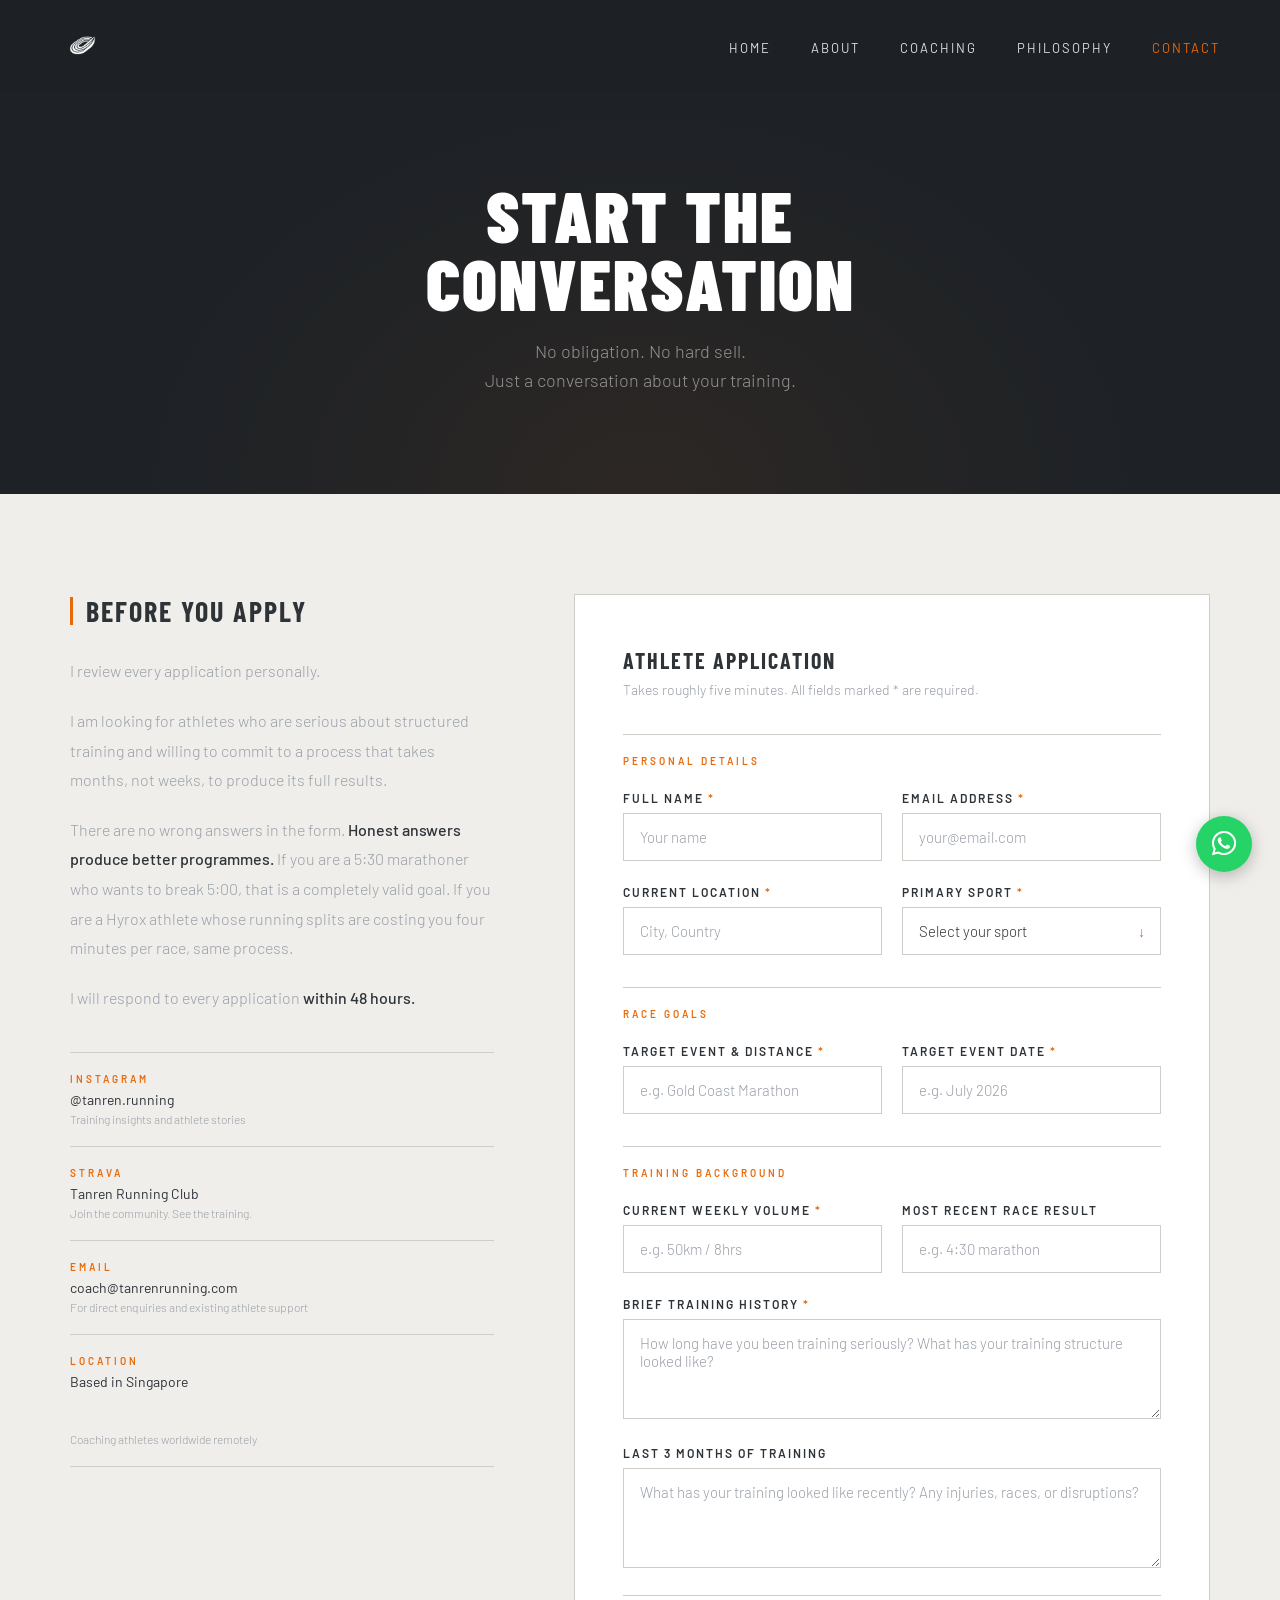
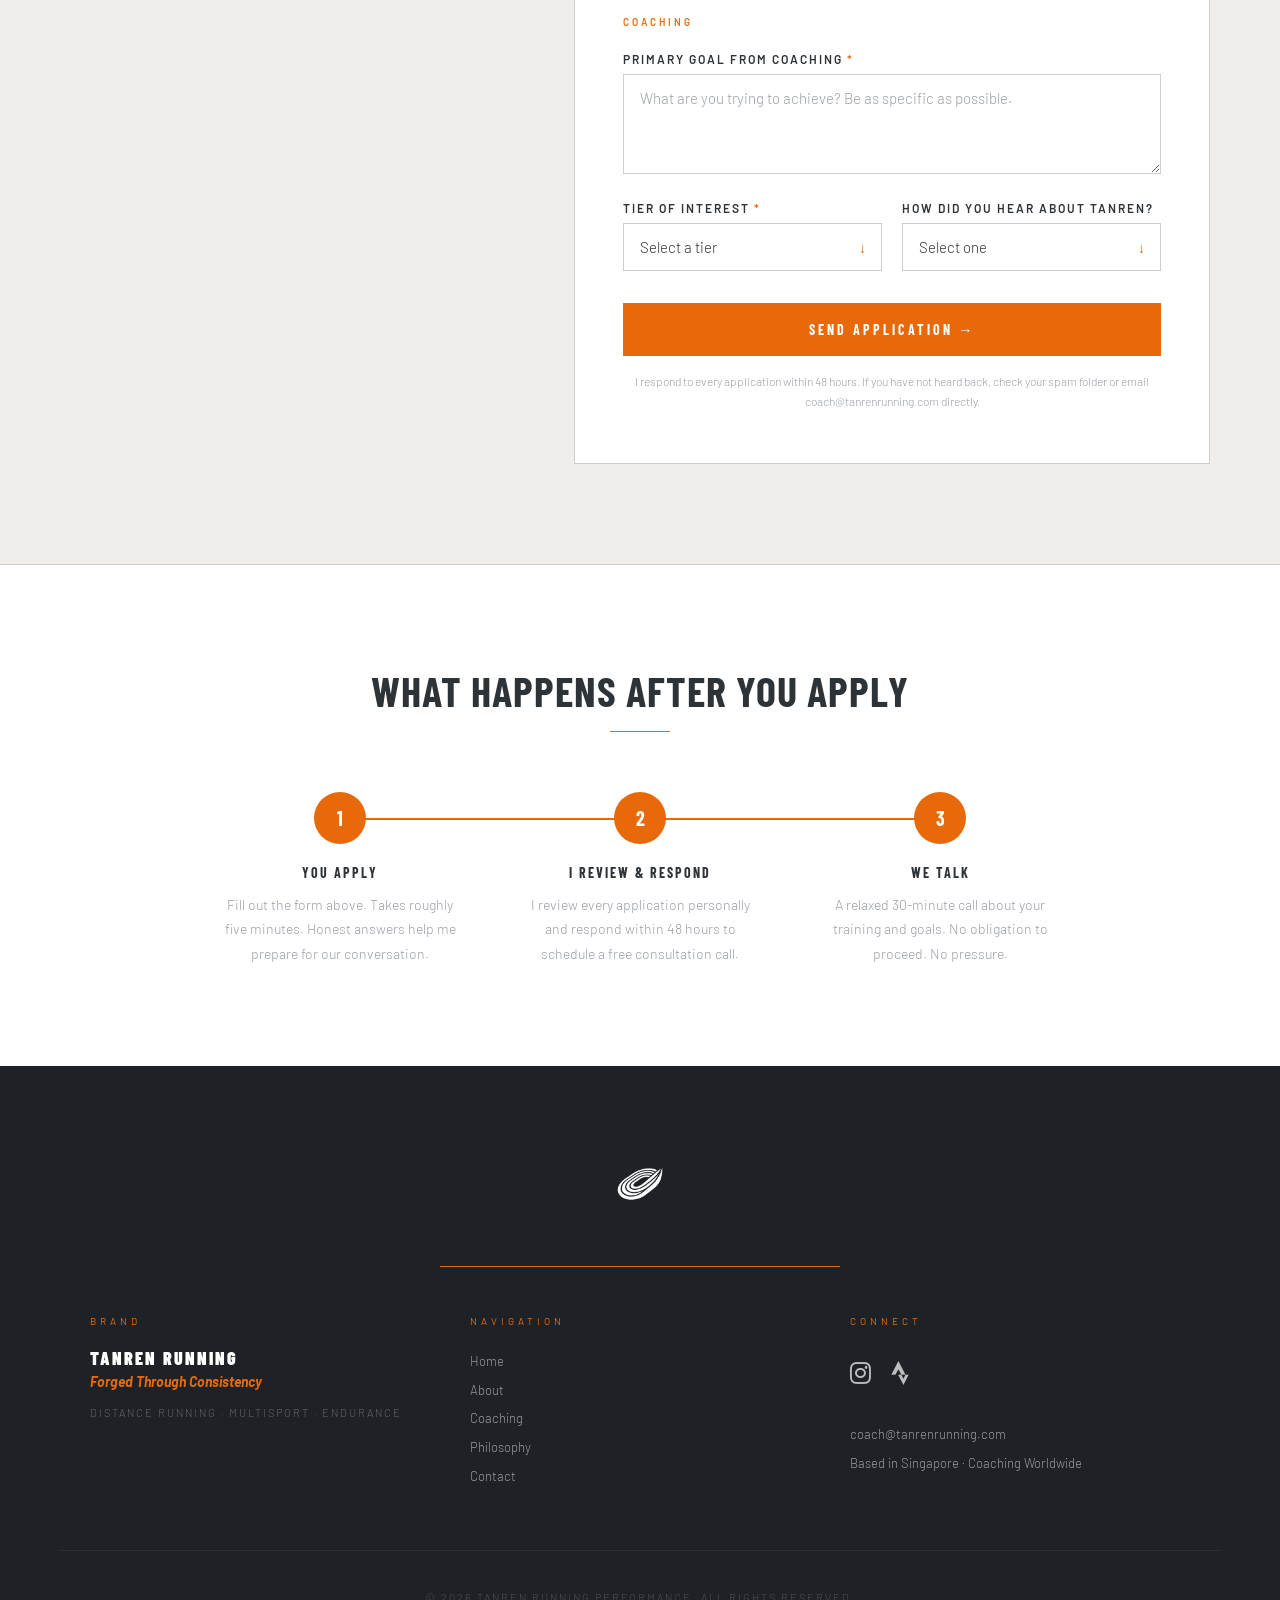
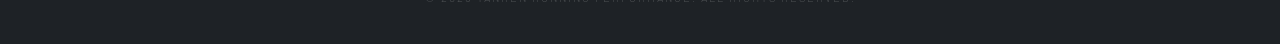
<file: contact.html>
<!DOCTYPE html>
<html lang="en">
<head>
<!-- Google tag (gtag.js) -->
<script async src="https://www.googletagmanager.com/gtag/js?id=G-S9JDFGFX4G"></script>
<script>
  window.dataLayer = window.dataLayer || [];
  function gtag(){dataLayer.push(arguments);}
  gtag('js', new Date());

  gtag('config', 'G-S9JDFGFX4G');
</script>
<meta charset="UTF-8">
<meta name="viewport" content="width=device-width, initial-scale=1.0">
<title>Apply — Tanren Running</title>
<meta name="description" content="Apply for structured endurance coaching. Distance running, Hyrox and triathlon athletes welcome.">
<link href="https://fonts.googleapis.com/css2?family=Barlow+Condensed:wght@300;400;600;700;900&family=Barlow:ital,wght@0,300;0,400;0,500;0,600;1,300;1,400&family=Playfair+Display:ital,wght@0,400;1,400;1,700&display=swap" rel="stylesheet">
<link rel="apple-touch-icon" sizes="180x180" href="/apple-touch-icon.png">
<link rel="icon" type="image/png" sizes="32x32" href="/favicon-32x32.png">
<link rel="icon" type="image/png" sizes="16x16" href="/favicon-16x16.png">
<link rel="manifest" href="/site.webmanifest">
<link rel="stylesheet" href="https://cdnjs.cloudflare.com/ajax/libs/font-awesome/6.0.0/css/all.min.css">
<style>
  *, *::before, *::after { box-sizing: border-box; margin: 0; padding: 0; }

  :root {
    --dark: #2e3338;
    --near-black: #1e2226;
    --orange: #e8690a;
    --orange-hover: #c45000;
    --cream: #f0eeeb;
    --white: #ffffff;
    --muted: #9aa0a8;
    --border: #d0cdc8;
  }

  html { scroll-behavior: smooth; }
  body {
    font-family: 'Barlow', sans-serif;
    font-weight: 300;
    background: var(--cream);
    color: var(--dark);
    overflow-x: hidden;
  }

  /* ── NAV ── */
  nav {
    position: fixed;
    top: 0; left: 0; right: 0;
    z-index: 100;
    display: flex;
    align-items: center;
    justify-content: space-between;
    padding: 24px 60px;
    background: rgba(30,34,38,0.96);
    transition: padding 0.3s ease;
  }
  nav.scrolled { padding: 16px 60px; }
  .nav-logo-img { height: 45px; width: auto; display: block; }
  .nav-links {
    display: flex; gap: 40px;
    list-style: none; margin-left: auto;
  }
  .nav-links a {
    color: var(--white); text-decoration: none;
    font-size: 13px; font-weight: 400;
    letter-spacing: 2px; text-transform: uppercase;
    opacity: 0.85; transition: opacity 0.2s, color 0.2s;
  }
  .nav-links a:hover, .nav-links a.active { opacity: 1; color: var(--orange); }

  .nav-hamburger {
    display: none; flex-direction: column;
    justify-content: space-between;
    width: 26px; height: 18px;
    cursor: pointer; background: none;
    border: none; padding: 0;
    margin-left: auto; z-index: 200;
  }
  .nav-hamburger span {
    display: block; width: 100%; height: 2px;
    background: var(--white); transition: all 0.3s ease;
  }
  .nav-hamburger.open span:nth-child(1) { transform: translateY(8px) rotate(45deg); }
  .nav-hamburger.open span:nth-child(2) { opacity: 0; }
  .nav-hamburger.open span:nth-child(3) { transform: translateY(-8px) rotate(-45deg); }

  /* ── HERO ── */
  .contact-hero {
    background: var(--near-black);
    padding: 180px 60px 100px;
    text-align: center;
    position: relative; overflow: hidden;
  }
  .contact-hero::before {
    content: ''; position: absolute; inset: 0;
    background: radial-gradient(ellipse at 50% 100%, rgba(232,105,10,0.07) 0%, transparent 55%);
  }
  .contact-hero-inner { position: relative; z-index: 2; max-width: 640px; margin: 0 auto; }
  .contact-hero h1 {
    font-family: 'Barlow Condensed', sans-serif;
    font-weight: 900; font-size: clamp(40px, 6vw, 72px);
    color: var(--white); letter-spacing: 2px;
    text-transform: uppercase; line-height: 0.95; margin-bottom: 20px;
  }
  .contact-hero p { font-size: 18px; color: rgba(255,255,255,0.5); font-weight: 300; line-height: 1.6; }

  /* ── MAIN CONTACT SECTION ── */
  .contact-main { background: var(--cream); padding: 100px 60px; }
  .contact-grid {
    display: grid;
    grid-template-columns: 40fr 60fr;
    gap: 80px;
    max-width: 1140px; margin: 0 auto;
  }

  /* Left column */
  .contact-info h2 {
    font-family: 'Barlow Condensed', sans-serif;
    font-weight: 700; font-size: 28px;
    color: var(--dark); letter-spacing: 2px;
    text-transform: uppercase; margin-bottom: 28px;
    padding-left: 16px; position: relative;
  }
  .contact-info h2::before {
    content: ''; position: absolute;
    left: 0; top: 3px; bottom: 3px;
    width: 3px; background: var(--orange);
  }
  .contact-info p { font-size: 16px; line-height: 1.85; color: var(--muted); font-weight: 300; margin-bottom: 20px; }
  .contact-info p:last-of-type { margin-bottom: 40px; }
  .contact-info strong { color: var(--dark); font-weight: 500; }
  .contact-channels { display: flex; flex-direction: column; gap: 0; border-top: 1px solid var(--border); }
  .contact-channel { padding: 20px 0; border-bottom: 1px solid var(--border); }
  .contact-channel-label {
    font-size: 10px; font-weight: 600; letter-spacing: 3px;
    color: var(--orange); text-transform: uppercase;
    margin-bottom: 4px; display: block;
  }
  .contact-channel a,
  .contact-channel p {
    font-size: 14px; color: var(--dark); font-weight: 400;
    text-decoration: none; display: block; line-height: 1.5; transition: color 0.2s;
  }
  .contact-channel a:hover { color: var(--orange); }
  .contact-channel small { font-size: 12px; color: var(--muted); font-weight: 300; display: block; margin-top: 2px; }

  /* Right column — form */
  .contact-form-wrap {
    background: var(--white);
    border: 1px solid var(--border);
    padding: 52px 48px;
  }
  .contact-form-wrap h2 {
    font-family: 'Barlow Condensed', sans-serif;
    font-weight: 700; font-size: 22px;
    color: var(--dark); letter-spacing: 2px;
    text-transform: uppercase; margin-bottom: 8px;
  }
  .contact-form-wrap > p { font-size: 14px; color: var(--muted); margin-bottom: 36px; font-weight: 300; }

  .form-group { margin-bottom: 24px; }
  .form-row { display: grid; grid-template-columns: 1fr 1fr; gap: 20px; }
  .form-group label {
    display: block; font-size: 12px; font-weight: 600;
    letter-spacing: 2px; color: var(--dark);
    text-transform: uppercase; margin-bottom: 8px;
  }
  .form-group label .req { color: var(--orange); }
  .form-group input,
  .form-group select,
  .form-group textarea {
    width: 100%; padding: 14px 16px;
    background: var(--white); border: 1px solid var(--border);
    font-family: 'Barlow', sans-serif; font-size: 15px;
    font-weight: 300; color: var(--dark);
    outline: none; transition: border-color 0.2s;
    appearance: none; -webkit-appearance: none;
  }
  .form-group input:focus,
  .form-group select:focus,
  .form-group textarea:focus { border-color: var(--orange); }
  .form-group input::placeholder,
  .form-group textarea::placeholder { color: var(--muted); font-weight: 300; }
  .form-group textarea { height: 100px; resize: vertical; min-height: 80px; }
  .select-wrap { position: relative; }
  .select-wrap::after {
    content: '↓'; position: absolute;
    right: 16px; top: 50%; transform: translateY(-50%);
    color: var(--orange); font-size: 14px; pointer-events: none;
  }
  .form-group select { padding-right: 40px; cursor: pointer; }
  .form-group select option { color: var(--dark); }
  .form-section-divider {
    font-size: 10px; font-weight: 600; letter-spacing: 3px;
    color: var(--orange); text-transform: uppercase;
    padding: 20px 0 8px; border-top: 1px solid var(--border);
    margin-top: 8px; margin-bottom: 16px; display: block;
  }
  .form-submit { margin-top: 8px; }
  .form-submit button {
    width: 100%; padding: 18px;
    background: var(--orange); color: var(--white);
    font-family: 'Barlow Condensed', sans-serif;
    font-weight: 700; font-size: 14px;
    letter-spacing: 3px; text-transform: uppercase;
    border: none; cursor: pointer; transition: background 0.2s;
  }
  .form-submit button:hover { background: var(--orange-hover); }
  .form-note { font-size: 12px; color: var(--muted); text-align: center; margin-top: 16px; line-height: 1.6; }

  /* ── WHAT HAPPENS NEXT ── */
  .next-steps { background: var(--white); padding: 100px 60px; border-top: 1px solid var(--border); }
  .next-steps-grid {
    display: grid; grid-template-columns: repeat(3, 1fr);
    gap: 0; max-width: 900px; margin: 0 auto; position: relative;
  }
  .next-steps-grid::before {
    content: ''; position: absolute;
    top: 26px; left: 16.5%; right: 16.5%;
    height: 2px; background: var(--orange); z-index: 0;
  }
  .next-step { text-align: center; padding: 0 32px; position: relative; z-index: 1; }
  .next-step-circle {
    width: 52px; height: 52px; background: var(--orange);
    border-radius: 50%; display: flex; align-items: center;
    justify-content: center; margin: 0 auto 20px;
    font-family: 'Barlow Condensed', sans-serif;
    font-weight: 700; font-size: 20px; color: var(--white);
  }
  .next-step h4 {
    font-family: 'Barlow Condensed', sans-serif;
    font-weight: 700; font-size: 14px; color: var(--dark);
    letter-spacing: 2px; text-transform: uppercase; margin-bottom: 12px;
  }
  .next-step p { font-size: 14px; line-height: 1.75; color: var(--muted); font-weight: 300; }

  /* ── FORM SUCCESS ── */
  .form-success { display: none; text-align: center; padding: 60px 40px; }
  .form-success.visible { display: block; }
  .form-success h3 {
    font-family: 'Barlow Condensed', sans-serif;
    font-weight: 700; font-size: 28px; color: var(--dark);
    letter-spacing: 2px; text-transform: uppercase; margin-bottom: 16px;
  }
  .form-success p { font-size: 16px; color: var(--muted); line-height: 1.7; }
  .form-success .check { font-size: 48px; color: var(--orange); display: block; margin-bottom: 20px; }

  /* ── SHARED ── */
  .section-header { text-align: center; margin-bottom: 60px; }
  .section-header h2 {
    font-family: 'Barlow Condensed', sans-serif;
    font-weight: 700; font-size: clamp(28px, 4vw, 42px);
    color: var(--dark); letter-spacing: 1px; text-transform: uppercase;
  }
  .orange-rule { display: block; width: 60px; height: 1px; background: var(--orange); margin: 16px auto 0; }

  /* ── FOOTER ── */
  footer { background: var(--near-black); padding: 80px 60px 40px; }
  .footer-logo { text-align: center; margin-bottom: 40px; }
  .footer-logo-img { height: 80px; width: auto; margin: 0 auto; display: block; }
  .footer-rule { width: 100%; height: 1px; background: var(--orange); margin: 20px auto 48px; max-width: 400px; }
  .footer-grid { display: grid; grid-template-columns: 1fr 1fr 1fr; gap: 40px; max-width: 1100px; margin: 0 auto 60px; }
  .footer-col-heading { font-size: 10px; font-weight: 400; letter-spacing: 4px; color: var(--orange); text-transform: uppercase; margin-bottom: 20px; }
  .footer-col p, .footer-col a { font-size: 13px; color: rgba(255,255,255,0.55); font-weight: 300; line-height: 2.2; display: block; text-decoration: none; transition: color 0.2s; }
  .footer-col a:hover { color: var(--orange); }
  .footer-col .brand-name { font-family: 'Barlow Condensed', sans-serif; font-weight: 900; font-size: 18px; color: var(--white); letter-spacing: 2px; text-transform: uppercase; margin-bottom: 4px; display: block; }
  .footer-col .brand-tagline { font-family: 'Barlow', serif; font-style: italic; font-weight: 700; font-size: 14px; color: var(--orange); margin-bottom: 16px; display: block; }
  .footer-col .scope { font-size: 11px; color: rgba(255,255,255,0.3); letter-spacing: 2px; text-transform: uppercase; display: block; }
  .footer-bottom { text-align: center; font-size: 11px; color: rgba(255,255,255,0.2); letter-spacing: 2px; text-transform: uppercase; padding-top: 40px; border-top: 1px solid rgba(255,255,255,0.06); }

  /* ── SCROLL REVEAL ── */
  .reveal { opacity: 0; transform: translateY(20px); transition: opacity 0.6s ease, transform 0.6s ease; }
  .reveal.visible { opacity: 1; transform: translateY(0); }
  .reveal-delay-1 { transition-delay: 0.1s; }

/* ── WHATSAPP FLOAT ── */
  .wa-float {
    position: fixed;
    bottom: 28px; right: 28px;
    width: 56px; height: 56px;
    background: #25d366;
    border-radius: 50%;
    display: flex; align-items: center; justify-content: center;
    font-size: 28px; color: white;
    text-decoration: none; z-index: 999;
    box-shadow: 0 4px 16px rgba(0,0,0,0.25);
    transition: transform 0.2s, box-shadow 0.2s;
  }
  .wa-float:hover {
    transform: scale(1.08);
    box-shadow: 0 6px 20px rgba(0,0,0,0.3);
  }

  /* ── MOBILE ── */
  @media (max-width: 900px) {

    /* Nav */
    nav { padding: 18px 24px; }
    nav.scrolled { padding: 14px 24px; }
    .nav-logo-img { height: 36px; }
    .nav-hamburger { display: flex; }
    .nav-links {
      display: none;
      position: fixed; top: 0; left: 0; right: 0; bottom: 0;
      background: rgba(30,34,38,0.98);
      flex-direction: column; align-items: center; justify-content: center;
      gap: 36px; z-index: 150; margin-left: 0;
    }
    .nav-links.open { display: flex; }
    .nav-links a { font-size: 16px; letter-spacing: 3px; }

    /* Hero */
    .contact-hero { padding: 120px 24px 72px; }

    /* Main */
    .contact-main { padding: 72px 24px; }
    .contact-grid { grid-template-columns: 1fr; gap: 48px; }
    .contact-form-wrap { padding: 36px 24px; }
    .form-row { grid-template-columns: 1fr; }

    /* Next steps */
    .next-steps { padding: 72px 24px; }
    .next-steps-grid { grid-template-columns: 1fr; gap: 40px; }
    .next-steps-grid::before { display: none; }

    /* Footer */
    footer { padding: 60px 24px 32px; }
    .footer-grid { grid-template-columns: 1fr; gap: 40px; }
    .footer-logo-img { height: 60px; }

    .section-header { margin-bottom: 40px; }

.wa-float {
  width: 40px;
  height: 40px;
  font-size: 20px;
  bottom: 20px;
  right: 20px;
}
  }


</style>
</head>
<body>

<!-- NAVIGATION -->
<nav id="navbar">
  <div class="nav-logo">
    <a href="index.html"><img src="White logo no bg.png" alt="Tanren Logo" class="nav-logo-img"></a>
  </div>
  <button class="nav-hamburger" id="hamburger" aria-label="Open menu">
    <span></span><span></span><span></span>
  </button>
  <ul class="nav-links" id="nav-links">
    <li><a href="index.html">Home</a></li>
    <li><a href="about.html">About</a></li>
    <li><a href="coaching.html">Coaching</a></li>
    <li><a href="philosophy.html">Philosophy</a></li>
    <li><a href="contact.html" class="active">Contact</a></li>
  </ul>
</nav>

<!-- HERO -->
<section class="contact-hero">
  <div class="contact-hero-inner">
    <h1>Start the Conversation</h1>
    <p>No obligation. No hard sell.<br>Just a conversation about your training.</p>
  </div>
</section>

<!-- MAIN CONTACT -->
<section class="contact-main">
  <div class="contact-grid">

    <!-- LEFT: Info -->
    <div class="contact-info reveal">
      <h2>Before You Apply</h2>
      <p>I review every application personally.</p>
      <p>I am looking for athletes who are serious about structured training and willing to commit to a process that takes months, not weeks, to produce its full results.</p>
      <p>There are no wrong answers in the form. <strong>Honest answers produce better programmes.</strong> If you are a 5:30 marathoner who wants to break 5:00, that is a completely valid goal. If you are a Hyrox athlete whose running splits are costing you four minutes per race, same process.</p>
      <p>I will respond to every application <strong>within 48 hours.</strong></p>

      <div class="contact-channels">
        <div class="contact-channel">
          <span class="contact-channel-label">Instagram</span>
          <a href="https://www.instagram.com/tanren.running/" target="_blank">@tanren.running</a>
          <small>Training insights and athlete stories</small>
        </div>
        <div class="contact-channel">
          <span class="contact-channel-label">Strava</span>
          <a href="https://www.strava.com/clubs/tanren" target="_blank">Tanren Running Club</a>
          <small>Join the community. See the training.</small>
        </div>
        <div class="contact-channel">
          <span class="contact-channel-label">Email</span>
          <a href="mailto:coach@tanrenrunning.com">coach@tanrenrunning.com</a>
          <small>For direct enquiries and existing athlete support</small>
        </div>
        <div class="contact-channel">
          <span class="contact-channel-label">Location</span>
          <p>Based in Singapore</p>
          <small>Coaching athletes worldwide remotely</small>
        </div>
      </div>
    </div>

    <!-- RIGHT: Form -->
    <!-- ─────────────────────────────────────────────────────────────────────
         FORM BACKEND: This form submits to Formspree (free tier).
         Steps to activate:
           1. Go to https://formspree.io and sign up with coach@tanrenrunning.com
           2. Create a new form — Formspree gives you a unique endpoint like:
              https://formspree.io/f/xyzabcde
           3. Replace YOUR_FORMSPREE_ID below with that ID (just the code, e.g. xyzabcde)
         All submissions will be emailed to you and stored in your Formspree dashboard.
         Free tier: 50 submissions/month. Paid plan removes that cap.
    ──────────────────────────────────────────────────────────────────────── -->
    <div class="contact-form-wrap reveal reveal-delay-1">
      <h2>Athlete Application</h2>
      <p>Takes roughly five minutes. All fields marked * are required.</p>

      <div id="application-form">
        <form id="the-form" action="https://formspree.io/f/xrejjqyo" method="POST">

          <!-- Personal -->
          <span class="form-section-divider">Personal Details</span>
          <div class="form-row">
            <div class="form-group">
              <label>Full Name <span class="req">*</span></label>
              <input type="text" name="name" placeholder="Your name" required>
            </div>
            <div class="form-group">
              <label>Email Address <span class="req">*</span></label>
              <input type="email" name="email" placeholder="your@email.com" required>
            </div>
          </div>
          <div class="form-row">
            <div class="form-group">
              <label>Current Location <span class="req">*</span></label>
              <input type="text" name="location" placeholder="City, Country" required>
            </div>
            <div class="form-group">
              <label>Primary Sport <span class="req">*</span></label>
              <div class="select-wrap">
                <select name="sport" required>
                  <option value="" disabled selected>Select your sport</option>
                  <option>Distance Running</option>
                  <option>Hyrox</option>
                  <option>Triathlon</option>
                  <option>Duathlon</option>
                  <option>OCR</option>
                  <option>Other / Multiple</option>
                </select>
              </div>
            </div>
          </div>

          <!-- Goals -->
          <span class="form-section-divider">Race Goals</span>
          <div class="form-row">
            <div class="form-group">
              <label>Target Event & Distance <span class="req">*</span></label>
              <input type="text" name="target_event" placeholder="e.g. Gold Coast Marathon" required>
            </div>
            <div class="form-group">
              <label>Target Event Date <span class="req">*</span></label>
              <input type="text" name="event_date" placeholder="e.g. July 2026" required>
            </div>
          </div>

          <!-- Training background -->
          <span class="form-section-divider">Training Background</span>
          <div class="form-row">
            <div class="form-group">
              <label>Current Weekly Volume <span class="req">*</span></label>
              <input type="text" name="weekly_volume" placeholder="e.g. 50km / 8hrs" required>
            </div>
            <div class="form-group">
              <label>Most Recent Race Result</label>
              <input type="text" name="recent_result" placeholder="e.g. 4:30 marathon">
            </div>
          </div>
          <div class="form-group">
            <label>Brief Training History <span class="req">*</span></label>
            <textarea name="training_history" placeholder="How long have you been training seriously? What has your training structure looked like?" required></textarea>
          </div>
          <div class="form-group">
            <label>Last 3 Months of Training</label>
            <textarea name="recent_training" placeholder="What has your training looked like recently? Any injuries, races, or disruptions?"></textarea>
          </div>

          <!-- Coaching -->
          <span class="form-section-divider">Coaching</span>
          <div class="form-group">
            <label>Primary Goal from Coaching <span class="req">*</span></label>
            <textarea name="coaching_goal" placeholder="What are you trying to achieve? Be as specific as possible." required></textarea>
          </div>
          <div class="form-row">
            <div class="form-group">
              <label>Tier of Interest <span class="req">*</span></label>
              <div class="select-wrap">
                <select name="tier" required>
                  <option value="" disabled selected>Select a tier</option>
                  <option>The Heat</option>
                  <option>The Forge</option>
                  <option>The Blade</option>
                  <option>Not sure yet</option>
                </select>
              </div>
            </div>
            <div class="form-group">
              <label>How Did You Hear About Tanren?</label>
              <div class="select-wrap">
                <select name="referral">
                  <option value="" disabled selected>Select one</option>
                  <option>Instagram</option>
                  <option>Strava</option>
                  <option>Friend or athlete referral</option>
                  <option>Google search</option>
                  <option>Race / event</option>
                  <option>Other</option>
                </select>
              </div>
            </div>
          </div>

          <div class="form-submit">
            <button type="submit">Send Application →</button>
          </div>
          <p class="form-note">I respond to every application within 48 hours. If you have not heard back, check your spam folder or email coach@tanrenrunning.com directly.</p>
        </form>
      </div>

      <!-- Success state -->
      <div class="form-success" id="form-success">
        <span class="check">✓</span>
        <h3>Application Received</h3>
        <p>Thank you for applying. I will review your application personally and be in touch within 48 hours to arrange a consultation call.</p>
      </div>

    </div>
  </div>
</section>

<!-- WHAT HAPPENS NEXT -->
<section class="next-steps">
  <div class="section-header reveal">
    <h2>What Happens After You Apply</h2>
    <span class="orange-rule"></span>
  </div>
  <div class="next-steps-grid">
    <div class="next-step reveal">
      <div class="next-step-circle">1</div>
      <h4>You Apply</h4>
      <p>Fill out the form above. Takes roughly five minutes. Honest answers help me prepare for our conversation.</p>
    </div>
    <div class="next-step reveal reveal-delay-1">
      <div class="next-step-circle">2</div>
      <h4>I Review & Respond</h4>
      <p>I review every application personally and respond within 48 hours to schedule a free consultation call.</p>
    </div>
    <div class="next-step reveal" style="transition-delay:0.2s;">
      <div class="next-step-circle">3</div>
      <h4>We Talk</h4>
      <p>A relaxed 30-minute call about your training and goals. No obligation to proceed. No pressure.</p>
    </div>
  </div>
</section>

<!-- FOOTER -->
<footer>
  <div class="footer-logo">
    <img src="White logo no bg.png" alt="Tanren Logo" class="footer-logo-img">
  </div>
  <div class="footer-rule"></div>
  <div class="footer-grid">
    <div class="footer-col">
      <div class="footer-col-heading">Brand</div>
      <span class="brand-name">Tanren Running</span>
      <span class="brand-tagline">Forged Through Consistency</span>
      <span class="scope">Distance Running · Multisport · Endurance</span>
    </div>
    <div class="footer-col">
      <div class="footer-col-heading">Navigation</div>
      <a href="index.html">Home</a>
      <a href="about.html">About</a>
      <a href="coaching.html">Coaching</a>
      <a href="philosophy.html">Philosophy</a>
      <a href="contact.html">Contact</a>
    </div>
    <div class="footer-col">
      <div class="footer-col-heading">Connect</div>
      <div style="display:flex;gap:20px;margin-bottom:20px;align-items:center;">
        <a href="https://www.instagram.com/tanren.running/" target="_blank" style="color:rgba(255,255,255,0.7);font-size:24px;transition:color 0.2s;">
          <i class="fab fa-instagram"></i>
        </a>
        <a href="https://www.strava.com/clubs/tanren" target="_blank" style="color:rgba(255,255,255,0.7);font-size:24px;transition:color 0.2s;">
          <i class="fab fa-strava"></i>
        </a>
      </div>
      <a href="mailto:coach@tanrenrunning.com">coach@tanrenrunning.com</a>
      <p>Based in Singapore · Coaching Worldwide</p>
    </div>
  </div>
  <div class="footer-bottom">© 2026 Tanren Running Performance. All rights reserved.</div>
</footer>

<script>
  // Nav scroll
  const navbar = document.getElementById('navbar');
  window.addEventListener('scroll', () => {
    navbar.classList.toggle('scrolled', window.scrollY > 80);
  });

  // Hamburger
  const hamburger = document.getElementById('hamburger');
  const navLinks = document.getElementById('nav-links');
  hamburger.addEventListener('click', () => {
    hamburger.classList.toggle('open');
    navLinks.classList.toggle('open');
    document.body.style.overflow = navLinks.classList.contains('open') ? 'hidden' : '';
  });
  navLinks.querySelectorAll('a').forEach(link => {
    link.addEventListener('click', () => {
      hamburger.classList.remove('open');
      navLinks.classList.remove('open');
      document.body.style.overflow = '';
    });
  });

  // Form — intercept submit, post to Formspree via fetch, show success state
  const form = document.getElementById('the-form');
  const formWrap = document.getElementById('application-form');
  const success = document.getElementById('form-success');

  if (form) {
    form.addEventListener('submit', async function(e) {
      e.preventDefault();
      const data = new FormData(form);
      try {
        const res = await fetch(form.action, {
          method: 'POST',
          body: data,
          headers: { 'Accept': 'application/json' }
        });
        if (res.ok) {
          formWrap.style.display = 'none';
          success.classList.add('visible');
          window.scrollTo({ top: formWrap.offsetTop - 100, behavior: 'smooth' });
        } else {
          alert('Something went wrong. Please email coach@tanrenrunning.com directly.');
        }
      } catch(err) {
        alert('Something went wrong. Please email coach@tanrenrunning.com directly.');
      }
    });
  }

  // Scroll reveal
  const reveals = document.querySelectorAll('.reveal');
  const observer = new IntersectionObserver((entries) => {
    entries.forEach(entry => {
      if (entry.isIntersecting) entry.target.classList.add('visible');
    });
  }, { threshold: 0.1 });
  reveals.forEach(el => observer.observe(el));
</script>

<a href="https://wa.me/6592717622" target="_blank" class="wa-float" aria-label="Chat on WhatsApp">
  <i class="fab fa-whatsapp"></i>
</a>

</body>
</html>
</file>
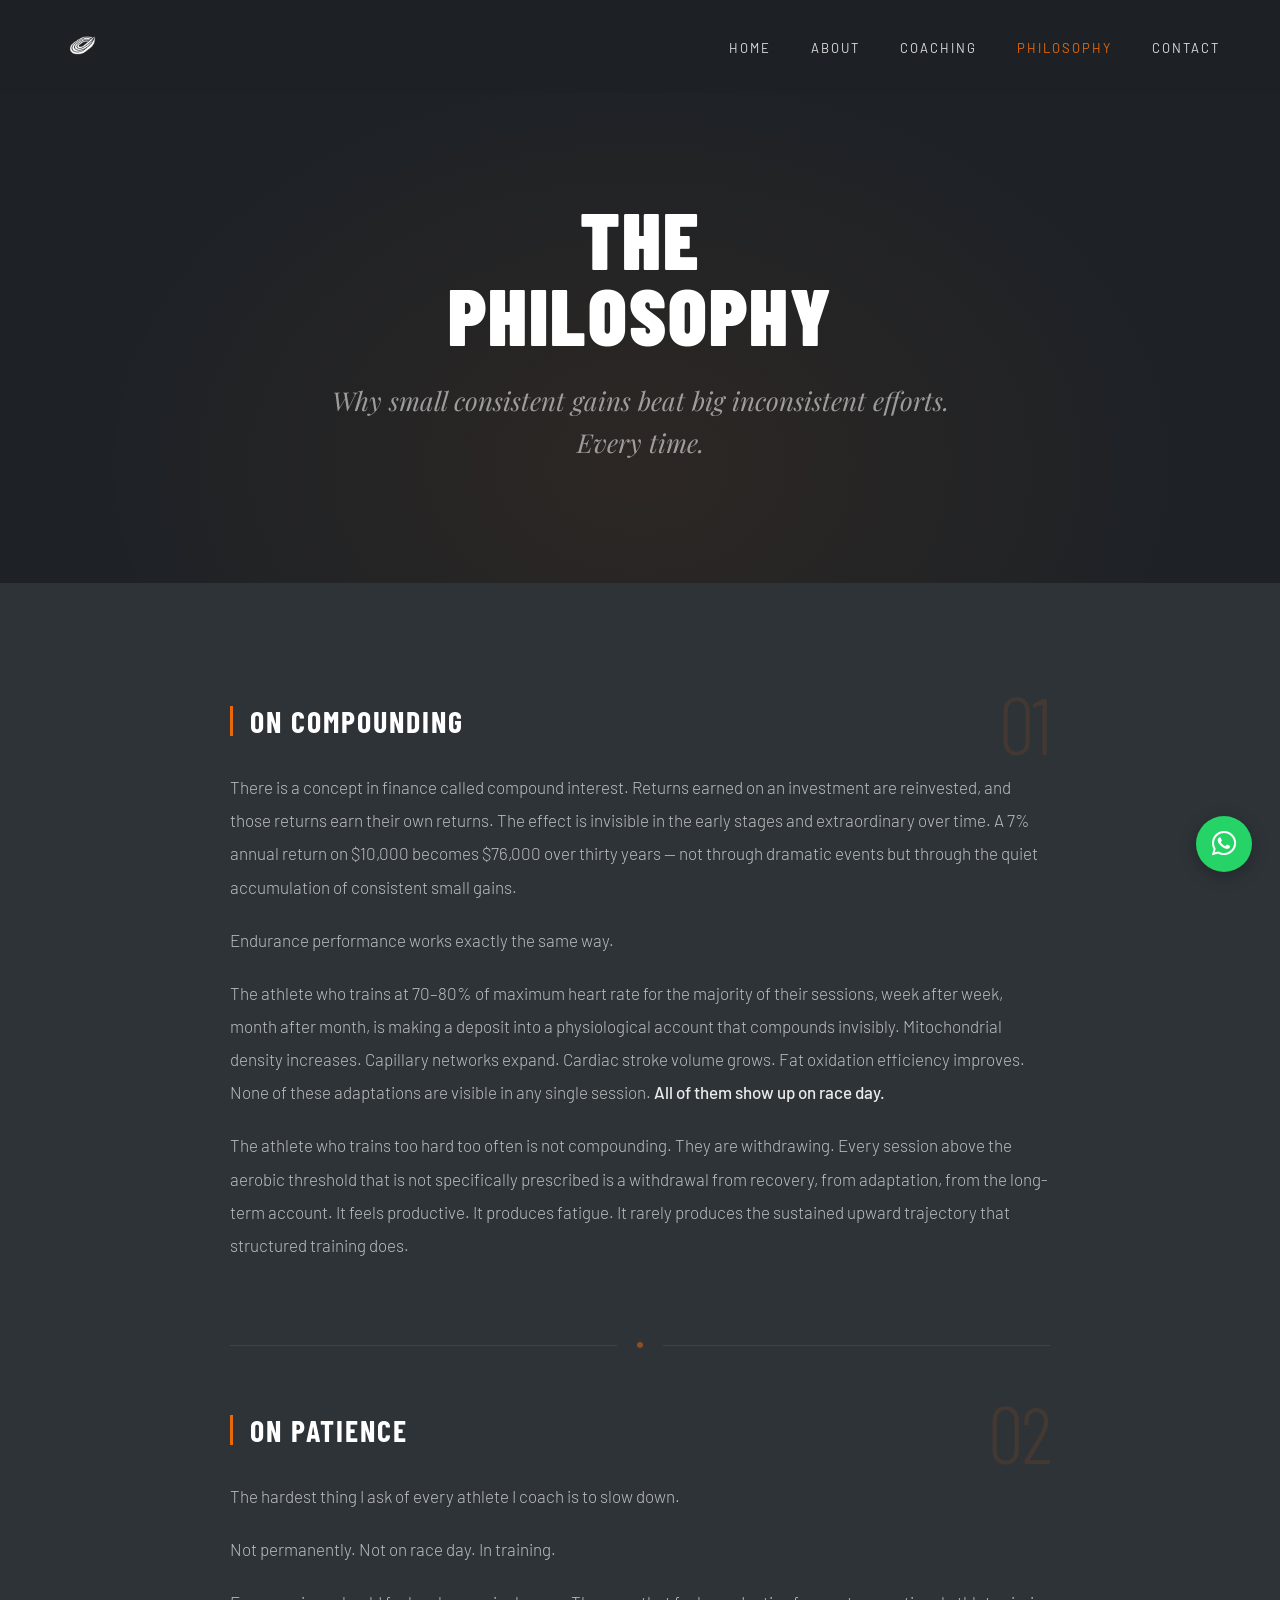
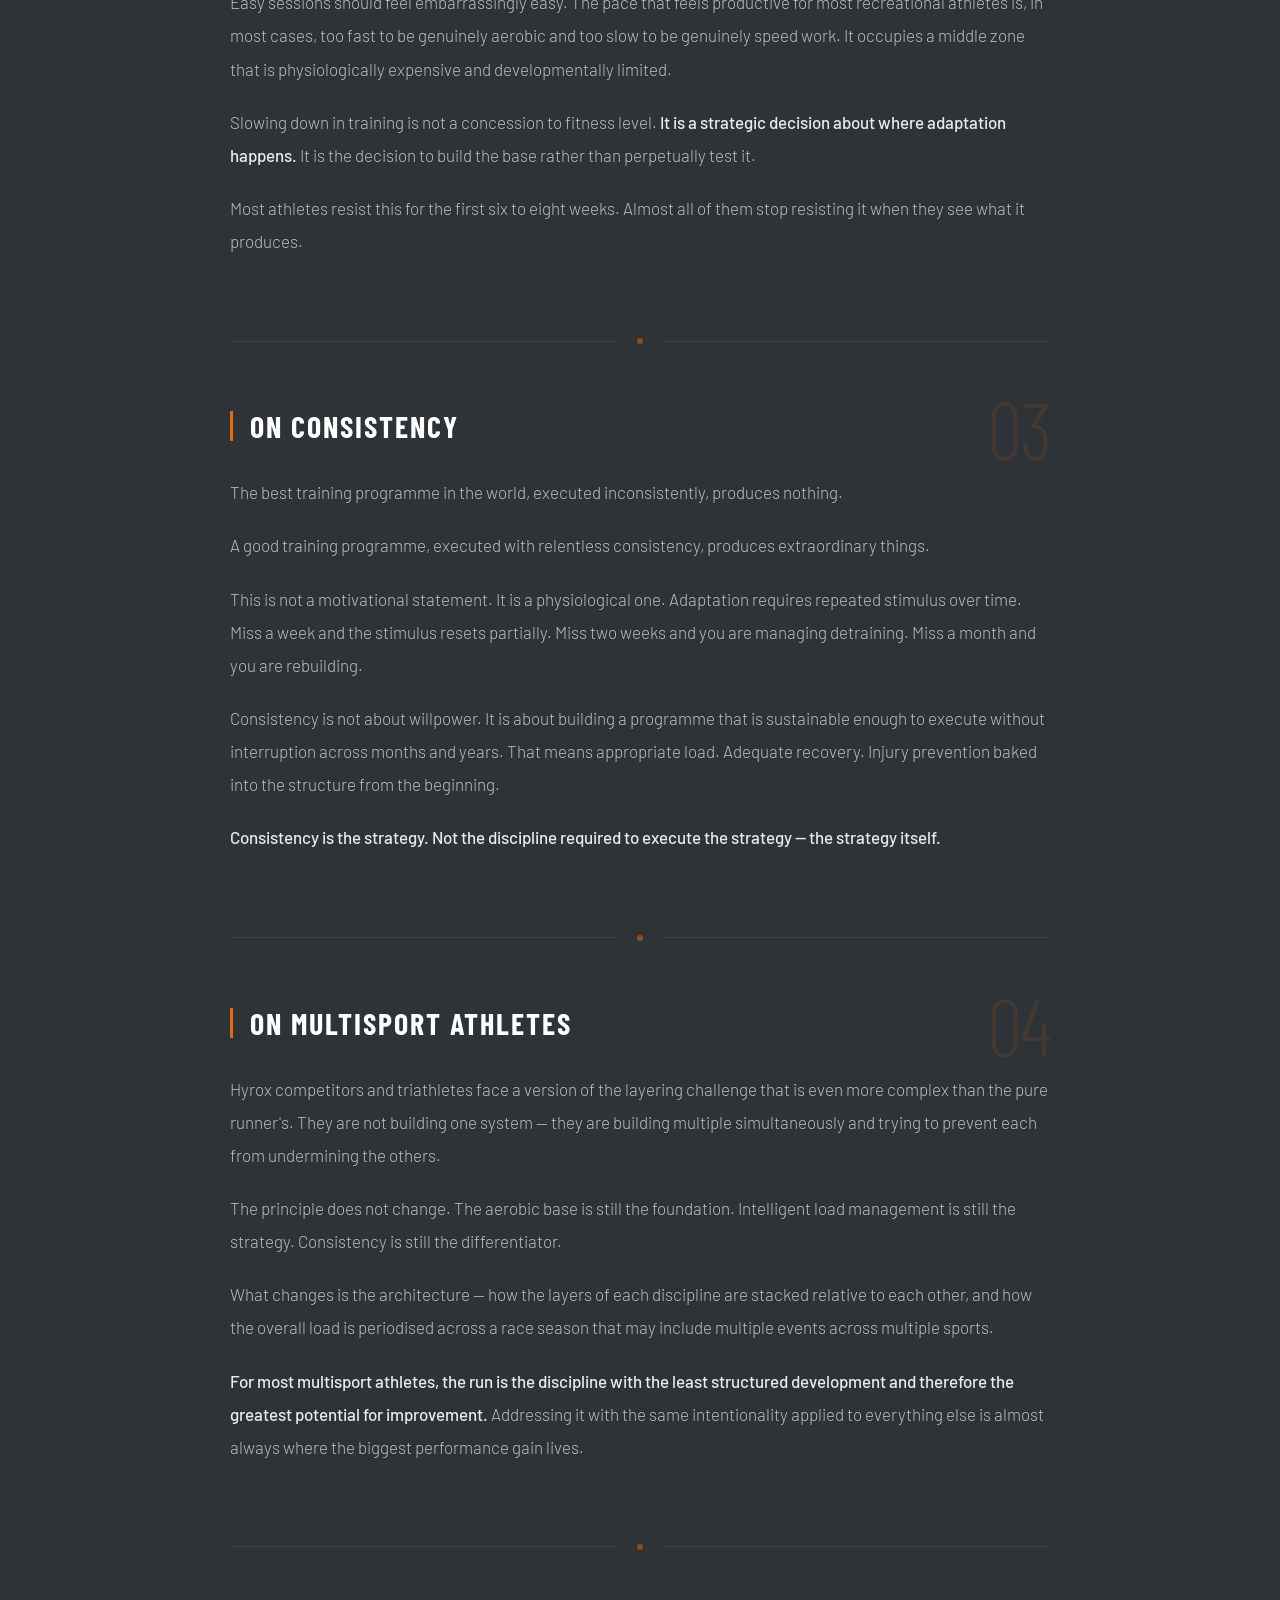
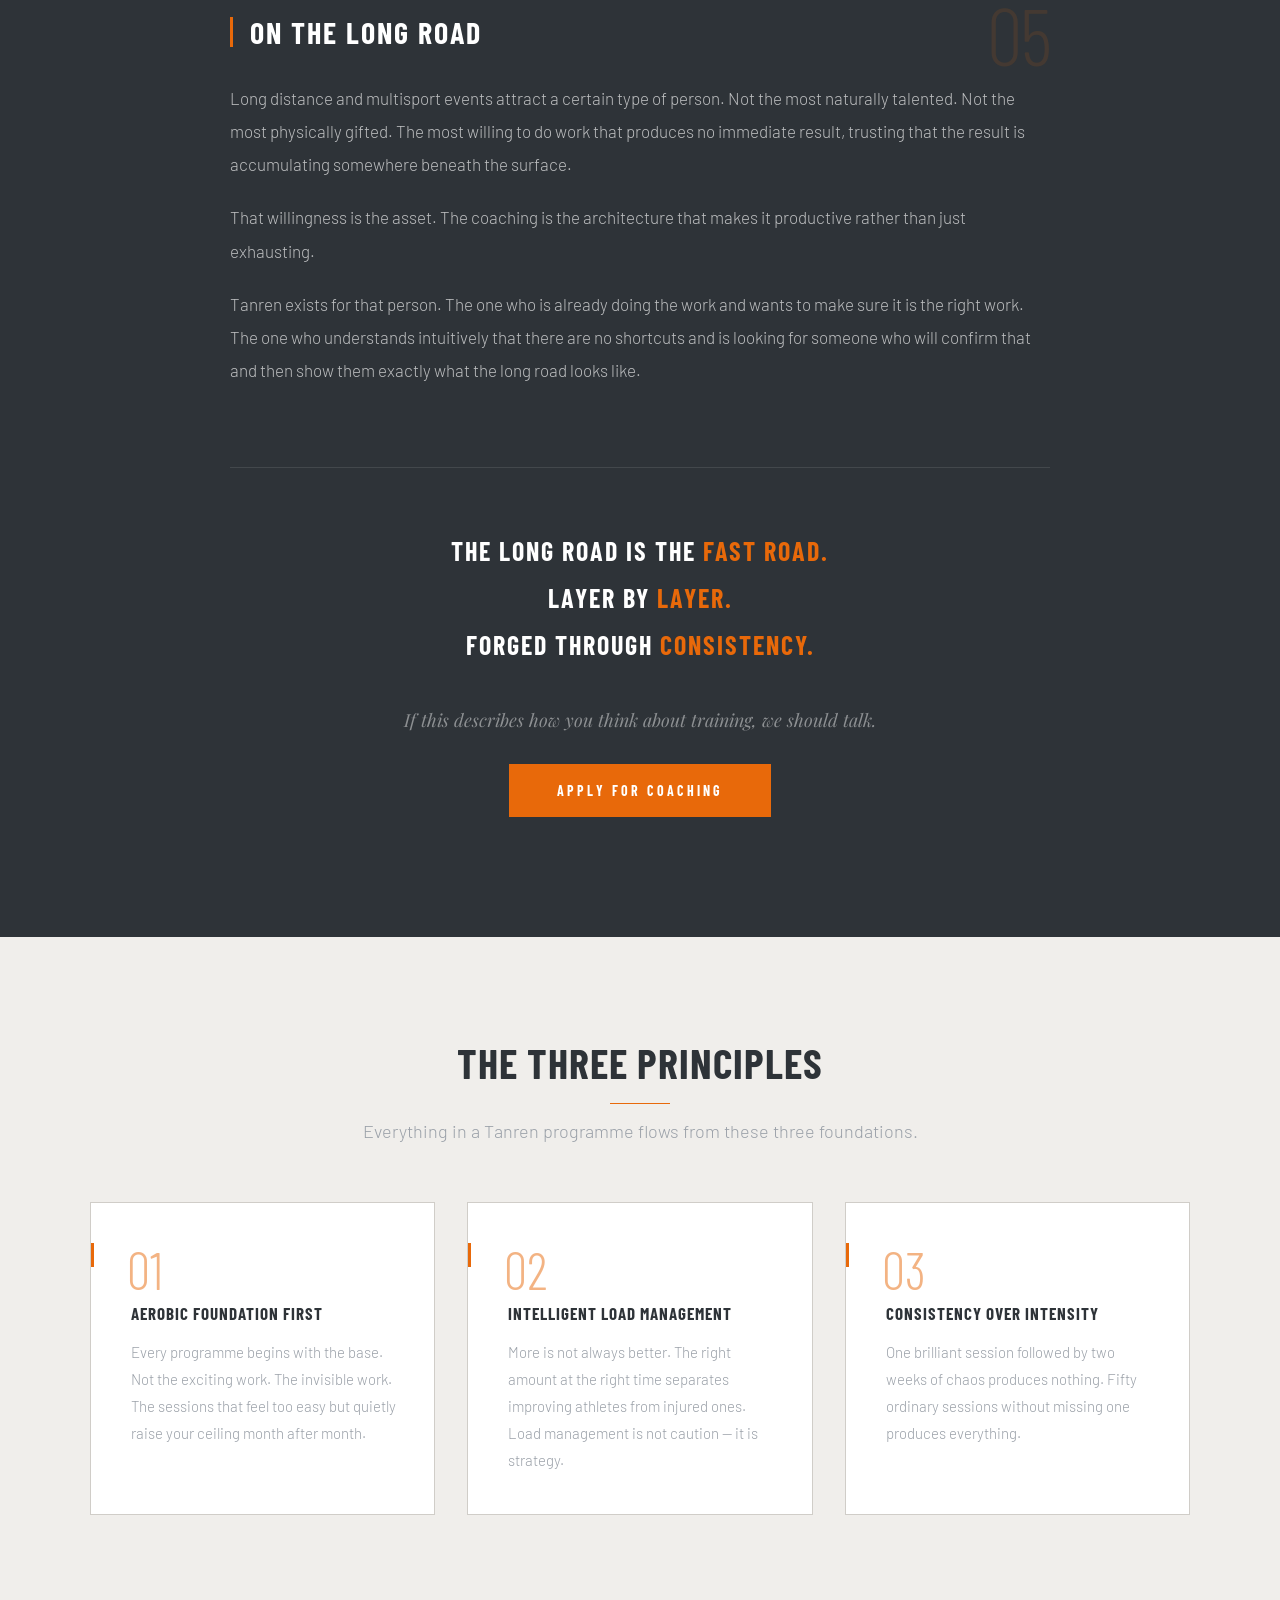
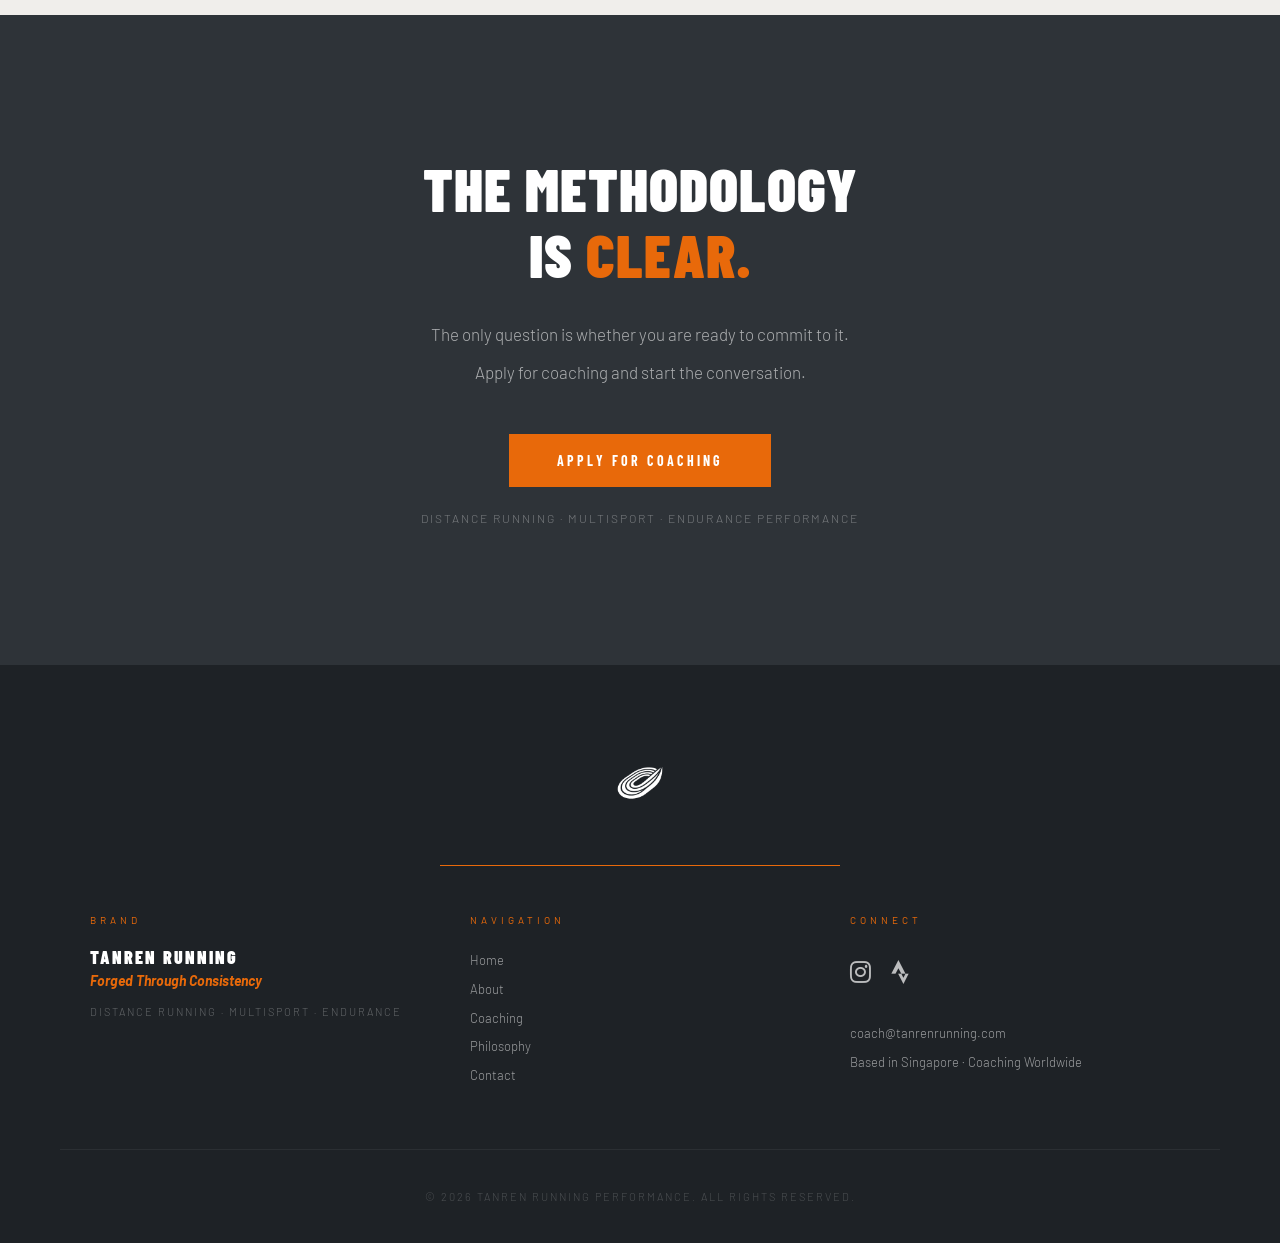
<file: philosophy.html>
<!DOCTYPE html>
<html lang="en">
<head>
<!-- Google tag (gtag.js) -->
<script async src="https://www.googletagmanager.com/gtag/js?id=G-S9JDFGFX4G"></script>
<script>
  window.dataLayer = window.dataLayer || [];
  function gtag(){dataLayer.push(arguments);}
  gtag('js', new Date());

  gtag('config', 'G-S9JDFGFX4G');
</script>
<meta charset="UTF-8">
<meta name="viewport" content="width=device-width, initial-scale=1.0">
<title>Philosophy — Tanren Running</title>
<meta name="description" content="Why small consistent gains beat big inconsistent efforts. Every time. The Tanren coaching philosophy.">
<link rel="apple-touch-icon" sizes="180x180" href="/apple-touch-icon.png">
<link rel="icon" type="image/png" sizes="32x32" href="/favicon-32x32.png">
<link rel="icon" type="image/png" sizes="16x16" href="/favicon-16x16.png">
<link rel="manifest" href="/site.webmanifest">
<link href="https://fonts.googleapis.com/css2?family=Barlow+Condensed:wght@300;400;600;700;900&family=Barlow:ital,wght@0,300;0,400;0,500;0,600;1,300;1,400&family=Playfair+Display:ital,wght@0,400;1,400;1,700&display=swap" rel="stylesheet">
<link rel="stylesheet" href="https://cdnjs.cloudflare.com/ajax/libs/font-awesome/6.0.0/css/all.min.css">
<style>
  *, *::before, *::after { box-sizing: border-box; margin: 0; padding: 0; }

  :root {
    --dark: #2e3338;
    --near-black: #1e2226;
    --orange: #e8690a;
    --orange-hover: #c45000;
    --cream: #f0eeeb;
    --white: #ffffff;
    --muted: #9aa0a8;
    --border: #d0cdc8;
  }

  html { scroll-behavior: smooth; }
  body {
    font-family: 'Barlow', sans-serif;
    font-weight: 300;
    background: var(--cream);
    color: var(--dark);
    overflow-x: hidden;
  }

  /* ── NAV ── */
  nav {
    position: fixed;
    top: 0; left: 0; right: 0;
    z-index: 100;
    display: flex;
    align-items: center;
    justify-content: space-between;
    padding: 24px 60px;
    background: rgba(30,34,38,0.96);
    transition: padding 0.3s ease;
  }
  nav.scrolled { padding: 16px 60px; }
  .nav-logo-img { height: 45px; width: auto; display: block; }
  .nav-links {
    display: flex;
    gap: 40px;
    list-style: none;
    margin-left: auto;
  }
  .nav-links a {
    color: var(--white);
    text-decoration: none;
    font-size: 13px;
    font-weight: 400;
    letter-spacing: 2px;
    text-transform: uppercase;
    opacity: 0.85;
    transition: opacity 0.2s, color 0.2s;
  }
  .nav-links a:hover, .nav-links a.active { opacity: 1; color: var(--orange); }

  .nav-hamburger {
    display: none;
    flex-direction: column;
    justify-content: space-between;
    width: 26px; height: 18px;
    cursor: pointer;
    background: none; border: none; padding: 0;
    margin-left: auto; z-index: 200;
  }
  .nav-hamburger span {
    display: block; width: 100%; height: 2px;
    background: var(--white);
    transition: all 0.3s ease;
  }
  .nav-hamburger.open span:nth-child(1) { transform: translateY(8px) rotate(45deg); }
  .nav-hamburger.open span:nth-child(2) { opacity: 0; }
  .nav-hamburger.open span:nth-child(3) { transform: translateY(-8px) rotate(-45deg); }

  /* ── HERO ── */
  .phil-hero {
    background: var(--near-black);
    padding: 200px 60px 120px;
    text-align: center;
    position: relative;
    overflow: hidden;
  }
  .phil-hero::before {
    content: '';
    position: absolute; inset: 0;
    background: radial-gradient(ellipse at 50% 80%, rgba(232,105,10,0.07) 0%, transparent 60%);
  }
  .phil-hero-inner { position: relative; z-index: 2; max-width: 760px; margin: 0 auto; }
  .phil-hero h1 {
    font-family: 'Barlow Condensed', sans-serif;
    font-weight: 900;
    font-size: clamp(44px, 7vw, 80px);
    color: var(--white);
    letter-spacing: 2px;
    text-transform: uppercase;
    line-height: 0.95;
    margin-bottom: 28px;
  }
  .phil-hero p {
    font-family: 'Playfair Display', serif;
    font-style: italic;
    font-size: clamp(18px, 2.5vw, 26px);
    color: rgba(255,255,255,0.55);
    line-height: 1.6;
  }

  /* ── ESSAY ── */
  .essay { background: var(--dark); padding: 120px 60px; }
  .essay-inner { max-width: 820px; margin: 0 auto; }
  .essay-chapter { margin-bottom: 80px; position: relative; }
  .essay-chapter:last-of-type { margin-bottom: 0; }
  .essay-chapter-num {
    font-family: 'Barlow Condensed', sans-serif;
    font-weight: 300;
    font-size: 80px;
    color: rgba(232,105,10,0.12);
    line-height: 1;
    position: absolute;
    top: -20px; right: 0;
    letter-spacing: -2px;
    pointer-events: none;
    user-select: none;
  }
  .essay-chapter h2 {
    font-family: 'Barlow Condensed', sans-serif;
    font-weight: 700;
    font-size: 30px;
    color: var(--white);
    letter-spacing: 2px;
    text-transform: uppercase;
    margin-bottom: 32px;
    padding-left: 20px;
    position: relative;
  }
  .essay-chapter h2::before {
    content: '';
    position: absolute;
    left: 0; top: 3px; bottom: 3px;
    width: 3px;
    background: var(--orange);
  }
  .essay-chapter p {
    font-size: 17px;
    line-height: 1.95;
    color: rgba(255,255,255,0.68);
    font-weight: 300;
    margin-bottom: 20px;
  }
  .essay-chapter p:last-child { margin-bottom: 0; }
  .essay-chapter p strong { color: rgba(255,255,255,0.9); font-weight: 500; }

  .chapter-divider {
    display: flex;
    align-items: center;
    gap: 20px;
    margin: 64px 0;
  }
  .chapter-divider::before,
  .chapter-divider::after {
    content: ''; flex: 1; height: 1px;
    background: rgba(255,255,255,0.08);
  }
  .chapter-divider-dot {
    width: 6px; height: 6px;
    background: var(--orange);
    border-radius: 50%;
    opacity: 0.5;
  }

  .essay-close {
    margin-top: 80px;
    padding-top: 60px;
    border-top: 1px solid rgba(255,255,255,0.1);
    text-align: center;
  }
  .essay-close-lines { margin-bottom: 40px; }
  .essay-close-lines p {
    font-family: 'Barlow Condensed', sans-serif;
    font-weight: 700;
    font-size: 26px;
    color: var(--white);
    letter-spacing: 2px;
    text-transform: uppercase;
    line-height: 1.8;
    margin: 0;
  }
  .essay-close-lines p span { color: var(--orange); }
  .essay-close-sub {
    font-family: 'Playfair Display', serif;
    font-style: italic;
    font-size: 18px;
    color: rgba(255,255,255,0.45);
    margin-bottom: 32px;
    display: block;
  }

  /* ── THREE PRINCIPLES ── */
  .principles { background: var(--cream); padding: 100px 60px; }
  .principles-grid {
    display: grid;
    grid-template-columns: repeat(3, 1fr);
    gap: 32px;
    max-width: 1100px;
    margin: 0 auto;
  }
  .principle-card {
    background: var(--white);
    border: 1px solid var(--border);
    padding: 40px 36px;
    position: relative;
    transition: border-color 0.2s;
  }
  .principle-card:hover { border-color: var(--orange); }
  .principle-card::before {
    content: '';
    position: absolute;
    left: 0; top: 40px;
    width: 3px; height: 24px;
    background: var(--orange);
  }
  .principle-num {
    font-family: 'Barlow Condensed', sans-serif;
    font-weight: 300;
    font-size: 52px;
    color: var(--orange);
    line-height: 1;
    opacity: 0.5;
    margin-bottom: 8px;
  }
  .principle-card h3 {
    font-family: 'Barlow Condensed', sans-serif;
    font-weight: 700;
    font-size: 17px;
    color: var(--dark);
    letter-spacing: 1px;
    text-transform: uppercase;
    margin-bottom: 16px;
    padding-left: 4px;
  }
  .principle-card p {
    font-size: 15px;
    line-height: 1.8;
    color: var(--muted);
    font-weight: 300;
    padding-left: 4px;
  }

  /* ── SHARED ── */
  .section-header { text-align: center; margin-bottom: 60px; }
  .section-header h2 {
    font-family: 'Barlow Condensed', sans-serif;
    font-weight: 700;
    font-size: clamp(28px, 4vw, 42px);
    color: var(--dark);
    letter-spacing: 1px;
    text-transform: uppercase;
  }
  .orange-rule { display: block; width: 60px; height: 1px; background: var(--orange); margin: 16px auto 0; }
  .section-header p { margin-top: 16px; font-size: 18px; color: var(--muted); font-weight: 300; }

  .btn-primary {
    display: inline-block; padding: 18px 48px;
    background: var(--orange); color: var(--white);
    font-family: 'Barlow Condensed', sans-serif;
    font-weight: 700; font-size: 14px;
    letter-spacing: 3px; text-transform: uppercase;
    text-decoration: none; border: none; cursor: pointer;
    transition: background 0.2s ease;
  }
  .btn-primary:hover { background: var(--orange-hover); }

  .cta-final {
    background: var(--dark); padding: 140px 60px;
    text-align: center; min-height: 50vh;
    display: flex; align-items: center; justify-content: center;
  }
  .cta-final-inner { max-width: 600px; }
  .cta-final h2 {
    font-family: 'Barlow Condensed', sans-serif;
    font-weight: 900;
    font-size: clamp(36px, 6vw, 60px);
    color: var(--white);
    letter-spacing: 1px; text-transform: uppercase;
    line-height: 1.1; margin-bottom: 32px;
  }
  .cta-final h2 span { color: var(--orange); }
  .cta-final p { font-size: 17px; line-height: 1.85; color: rgba(255,255,255,0.6); font-weight: 300; margin-bottom: 6px; }
  .cta-final .subtext { margin-top: 24px; font-size: 12px; color: rgba(255,255,255,0.35); letter-spacing: 2px; text-transform: uppercase; }

  /* ── FOOTER ── */
  footer { background: var(--near-black); padding: 80px 60px 40px; }
  .footer-logo { text-align: center; margin-bottom: 40px; }
  .footer-logo-img { height: 80px; width: auto; margin: 0 auto; display: block; }
  .footer-rule { width: 100%; height: 1px; background: var(--orange); margin: 20px auto 48px; max-width: 400px; }
  .footer-grid { display: grid; grid-template-columns: 1fr 1fr 1fr; gap: 40px; max-width: 1100px; margin: 0 auto 60px; }
  .footer-col-heading { font-size: 10px; font-weight: 400; letter-spacing: 4px; color: var(--orange); text-transform: uppercase; margin-bottom: 20px; }
  .footer-col p, .footer-col a { font-size: 13px; color: rgba(255,255,255,0.55); font-weight: 300; line-height: 2.2; display: block; text-decoration: none; transition: color 0.2s; }
  .footer-col a:hover { color: var(--orange); }
  .footer-col .brand-name { font-family: 'Barlow Condensed', sans-serif; font-weight: 900; font-size: 18px; color: var(--white); letter-spacing: 2px; text-transform: uppercase; margin-bottom: 4px; display: block; }
  .footer-col .brand-tagline { font-family: 'Barlow', serif; font-style: italic; font-weight: 700; font-size: 14px; color: var(--orange); margin-bottom: 16px; display: block; }
  .footer-col .scope { font-size: 11px; color: rgba(255,255,255,0.3); letter-spacing: 2px; text-transform: uppercase; display: block; }
  .footer-bottom { text-align: center; font-size: 11px; color: rgba(255,255,255,0.2); letter-spacing: 2px; text-transform: uppercase; padding-top: 40px; border-top: 1px solid rgba(255,255,255,0.06); }

  /* ── SCROLL REVEAL ── */
  .reveal { opacity: 0; transform: translateY(20px); transition: opacity 0.6s ease, transform 0.6s ease; }
  .reveal.visible { opacity: 1; transform: translateY(0); }
  .reveal-delay-1 { transition-delay: 0.1s; }
  .reveal-delay-2 { transition-delay: 0.2s; }
  .reveal-delay-3 { transition-delay: 0.3s; }

/* ── WHATSAPP FLOAT ── */
  .wa-float {
    position: fixed;
    bottom: 28px; right: 28px;
    width: 56px; height: 56px;
    background: #25d366;
    border-radius: 50%;
    display: flex; align-items: center; justify-content: center;
    font-size: 28px; color: white;
    text-decoration: none; z-index: 999;
    box-shadow: 0 4px 16px rgba(0,0,0,0.25);
    transition: transform 0.2s, box-shadow 0.2s;
  }
  .wa-float:hover {
    transform: scale(1.08);
    box-shadow: 0 6px 20px rgba(0,0,0,0.3);
  }

  /* ── MOBILE ── */
  @media (max-width: 768px) {

    /* Nav */
    nav { padding: 18px 24px; }
    nav.scrolled { padding: 14px 24px; }
    .nav-logo-img { height: 36px; }
    .nav-hamburger { display: flex; }
    .nav-links {
      display: none;
      position: fixed; top: 0; left: 0; right: 0; bottom: 0;
      background: rgba(30,34,38,0.98);
      flex-direction: column; align-items: center; justify-content: center;
      gap: 36px; z-index: 150; margin-left: 0;
    }
    .nav-links.open { display: flex; }
    .nav-links a { font-size: 16px; letter-spacing: 3px; }

    /* Hero */
    .phil-hero { padding: 140px 24px 80px; }

    /* Essay */
    .essay { padding: 72px 24px; }
    .essay-chapter-num { display: none; }
    .essay-chapter h2 { font-size: 24px; }
    .essay-chapter p { font-size: 16px; }
    .essay-close-lines p { font-size: 21px; }

    /* Principles */
    .principles { padding: 72px 24px; }
    .principles-grid { grid-template-columns: 1fr; gap: 20px; }

    /* CTA */
    .cta-final { padding: 80px 24px; min-height: auto; }
    .btn-primary { padding: 16px 32px; }

    /* Footer */
    footer { padding: 60px 24px 32px; }
    .footer-grid { grid-template-columns: 1fr; gap: 40px; }
    .footer-logo-img { height: 60px; }

    /* Section header */
    .section-header { margin-bottom: 40px; }

.wa-float {
  width: 40px;
  height: 40px;
  font-size: 20px;
  bottom: 20px;
  right: 20px;
}
  }



</style>
</head>
<body>

<!-- NAVIGATION -->
<nav id="navbar">
  <div class="nav-logo">
    <a href="index.html"><img src="White logo no bg.png" alt="Tanren Logo" class="nav-logo-img"></a>
  </div>
  <button class="nav-hamburger" id="hamburger" aria-label="Open menu">
    <span></span><span></span><span></span>
  </button>
  <ul class="nav-links" id="nav-links">
    <li><a href="index.html">Home</a></li>
    <li><a href="about.html">About</a></li>
    <li><a href="coaching.html">Coaching</a></li>
    <li><a href="philosophy.html" class="active">Philosophy</a></li>
    <li><a href="contact.html">Contact</a></li>
  </ul>
</nav>

<!-- HERO -->
<section class="phil-hero">
  <div class="phil-hero-inner">
    <h1>The<br>Philosophy</h1>
    <p>Why small consistent gains beat big inconsistent efforts.<br>Every time.</p>
  </div>
</section>

<!-- ESSAY -->
<section class="essay">
  <div class="essay-inner">

    <div class="essay-chapter reveal">
      <div class="essay-chapter-num">01</div>
      <h2>On Compounding</h2>
      <p>There is a concept in finance called compound interest. Returns earned on an investment are reinvested, and those returns earn their own returns. The effect is invisible in the early stages and extraordinary over time. A 7% annual return on $10,000 becomes $76,000 over thirty years — not through dramatic events but through the quiet accumulation of consistent small gains.</p>
      <p>Endurance performance works exactly the same way.</p>
      <p>The athlete who trains at 70–80% of maximum heart rate for the majority of their sessions, week after week, month after month, is making a deposit into a physiological account that compounds invisibly. Mitochondrial density increases. Capillary networks expand. Cardiac stroke volume grows. Fat oxidation efficiency improves. None of these adaptations are visible in any single session. <strong>All of them show up on race day.</strong></p>
      <p>The athlete who trains too hard too often is not compounding. They are withdrawing. Every session above the aerobic threshold that is not specifically prescribed is a withdrawal from recovery, from adaptation, from the long-term account. It feels productive. It produces fatigue. It rarely produces the sustained upward trajectory that structured training does.</p>
    </div>

    <div class="chapter-divider"><div class="chapter-divider-dot"></div></div>

    <div class="essay-chapter reveal">
      <div class="essay-chapter-num">02</div>
      <h2>On Patience</h2>
      <p>The hardest thing I ask of every athlete I coach is to slow down.</p>
      <p>Not permanently. Not on race day. In training.</p>
      <p>Easy sessions should feel embarrassingly easy. The pace that feels productive for most recreational athletes is, in most cases, too fast to be genuinely aerobic and too slow to be genuinely speed work. It occupies a middle zone that is physiologically expensive and developmentally limited.</p>
      <p>Slowing down in training is not a concession to fitness level. <strong>It is a strategic decision about where adaptation happens.</strong> It is the decision to build the base rather than perpetually test it.</p>
      <p>Most athletes resist this for the first six to eight weeks. Almost all of them stop resisting it when they see what it produces.</p>
    </div>

    <div class="chapter-divider"><div class="chapter-divider-dot"></div></div>

    <div class="essay-chapter reveal">
      <div class="essay-chapter-num">03</div>
      <h2>On Consistency</h2>
      <p>The best training programme in the world, executed inconsistently, produces nothing.</p>
      <p>A good training programme, executed with relentless consistency, produces extraordinary things.</p>
      <p>This is not a motivational statement. It is a physiological one. Adaptation requires repeated stimulus over time. Miss a week and the stimulus resets partially. Miss two weeks and you are managing detraining. Miss a month and you are rebuilding.</p>
      <p>Consistency is not about willpower. It is about building a programme that is sustainable enough to execute without interruption across months and years. That means appropriate load. Adequate recovery. Injury prevention baked into the structure from the beginning.</p>
      <p><strong>Consistency is the strategy. Not the discipline required to execute the strategy — the strategy itself.</strong></p>
    </div>

    <div class="chapter-divider"><div class="chapter-divider-dot"></div></div>

    <div class="essay-chapter reveal">
      <div class="essay-chapter-num">04</div>
      <h2>On Multisport Athletes</h2>
      <p>Hyrox competitors and triathletes face a version of the layering challenge that is even more complex than the pure runner's. They are not building one system — they are building multiple simultaneously and trying to prevent each from undermining the others.</p>
      <p>The principle does not change. The aerobic base is still the foundation. Intelligent load management is still the strategy. Consistency is still the differentiator.</p>
      <p>What changes is the architecture — how the layers of each discipline are stacked relative to each other, and how the overall load is periodised across a race season that may include multiple events across multiple sports.</p>
      <p><strong>For most multisport athletes, the run is the discipline with the least structured development and therefore the greatest potential for improvement.</strong> Addressing it with the same intentionality applied to everything else is almost always where the biggest performance gain lives.</p>
    </div>

    <div class="chapter-divider"><div class="chapter-divider-dot"></div></div>

    <div class="essay-chapter reveal">
      <div class="essay-chapter-num">05</div>
      <h2>On the Long Road</h2>
      <p>Long distance and multisport events attract a certain type of person. Not the most naturally talented. Not the most physically gifted. The most willing to do work that produces no immediate result, trusting that the result is accumulating somewhere beneath the surface.</p>
      <p>That willingness is the asset. The coaching is the architecture that makes it productive rather than just exhausting.</p>
      <p>Tanren exists for that person. The one who is already doing the work and wants to make sure it is the right work. The one who understands intuitively that there are no shortcuts and is looking for someone who will confirm that and then show them exactly what the long road looks like.</p>
    </div>

    <div class="essay-close reveal">
      <div class="essay-close-lines">
        <p>The long road is the <span>fast road.</span></p>
        <p>Layer by <span>layer.</span></p>
        <p>Forged through <span>consistency.</span></p>
      </div>
      <span class="essay-close-sub">If this describes how you think about training, we should talk.</span>
      <a href="contact.html" class="btn-primary">Apply for Coaching</a>
    </div>

  </div>
</section>

<!-- THREE PRINCIPLES SUMMARY -->
<section class="principles">
  <div class="section-header reveal">
    <h2>The Three Principles</h2>
    <span class="orange-rule"></span>
    <p>Everything in a Tanren programme flows from these three foundations.</p>
  </div>
  <div class="principles-grid">
    <div class="principle-card reveal">
      <div class="principle-num">01</div>
      <h3>Aerobic Foundation First</h3>
      <p>Every programme begins with the base. Not the exciting work. The invisible work. The sessions that feel too easy but quietly raise your ceiling month after month.</p>
    </div>
    <div class="principle-card reveal reveal-delay-1">
      <div class="principle-num">02</div>
      <h3>Intelligent Load Management</h3>
      <p>More is not always better. The right amount at the right time separates improving athletes from injured ones. Load management is not caution — it is strategy.</p>
    </div>
    <div class="principle-card reveal reveal-delay-2">
      <div class="principle-num">03</div>
      <h3>Consistency Over Intensity</h3>
      <p>One brilliant session followed by two weeks of chaos produces nothing. Fifty ordinary sessions without missing one produces everything.</p>
    </div>
  </div>
</section>

<!-- FINAL CTA -->
<section class="cta-final">
  <div class="cta-final-inner reveal">
    <h2>The methodology<br>is <span>clear.</span></h2>
    <p>The only question is whether you are ready to commit to it.</p>
    <p>Apply for coaching and start the conversation.</p>
    <a href="contact.html" class="btn-primary" style="margin-top:40px;">Apply for Coaching</a>
    <div class="subtext" style="margin-top:24px;">Distance Running · Multisport · Endurance Performance</div>
  </div>
</section>

<!-- FOOTER -->
<footer>
  <div class="footer-logo">
    <img src="White logo no bg.png" alt="Tanren Logo" class="footer-logo-img">
  </div>
  <div class="footer-rule"></div>
  <div class="footer-grid">
    <div class="footer-col">
      <div class="footer-col-heading">Brand</div>
      <span class="brand-name">Tanren Running</span>
      <span class="brand-tagline">Forged Through Consistency</span>
      <span class="scope">Distance Running · Multisport · Endurance</span>
    </div>
    <div class="footer-col">
      <div class="footer-col-heading">Navigation</div>
      <a href="index.html">Home</a>
      <a href="about.html">About</a>
      <a href="coaching.html">Coaching</a>
      <a href="philosophy.html">Philosophy</a>
      <a href="contact.html">Contact</a>
    </div>
    <div class="footer-col">
      <div class="footer-col-heading">Connect</div>
      <div style="display:flex;gap:20px;margin-bottom:20px;align-items:center;">
        <a href="https://www.instagram.com/tanren.running/" target="_blank" style="color:rgba(255,255,255,0.7);font-size:24px;transition:color 0.2s;">
          <i class="fab fa-instagram"></i>
        </a>
        <a href="https://www.strava.com/clubs/tanren" target="_blank" style="color:rgba(255,255,255,0.7);font-size:24px;transition:color 0.2s;">
          <i class="fab fa-strava"></i>
        </a>
      </div>
      <a href="mailto:coach@tanrenrunning.com">coach@tanrenrunning.com</a>
      <p>Based in Singapore · Coaching Worldwide</p>
    </div>
  </div>
  <div class="footer-bottom">© 2026 Tanren Running Performance. All rights reserved.</div>
</footer>

<script>
  // Nav scroll
  const navbar = document.getElementById('navbar');
  window.addEventListener('scroll', () => {
    navbar.classList.toggle('scrolled', window.scrollY > 80);
  });

  // Hamburger
  const hamburger = document.getElementById('hamburger');
  const navLinks = document.getElementById('nav-links');
  hamburger.addEventListener('click', () => {
    hamburger.classList.toggle('open');
    navLinks.classList.toggle('open');
    document.body.style.overflow = navLinks.classList.contains('open') ? 'hidden' : '';
  });
  navLinks.querySelectorAll('a').forEach(link => {
    link.addEventListener('click', () => {
      hamburger.classList.remove('open');
      navLinks.classList.remove('open');
      document.body.style.overflow = '';
    });
  });

  // Scroll reveal
  const reveals = document.querySelectorAll('.reveal');
  const observer = new IntersectionObserver((entries) => {
    entries.forEach(entry => {
      if (entry.isIntersecting) entry.target.classList.add('visible');
    });
  }, { threshold: 0.1 });
  reveals.forEach(el => observer.observe(el));
</script>

<a href="https://wa.me/6592717622" target="_blank" class="wa-float" aria-label="Chat on WhatsApp">
  <i class="fab fa-whatsapp"></i>
</a>

</body>
</html>
</file>
<file: styles.css>
/* ============================================
   TANREN RUNNING — SHARED STYLESHEET
   All pages use this file
   ============================================ */

*, *::before, *::after { box-sizing: border-box; margin: 0; padding: 0; }

:root {
  --dark: #2e3338;
  --near-black: #1e2226;
  --orange: #e8690a;
  --orange-hover: #c45000;
  --cream: #f0eeeb;
  --white: #ffffff;
  --muted: #9aa0a8;
  --border: #d0cdc8;
}

html { scroll-behavior: smooth; }

body {
  font-family: 'Barlow', sans-serif;
  font-weight: 300;
  background: var(--cream);
  color: var(--dark);
  overflow-x: hidden;
}

/* ── NAVIGATION ── */
nav {
  position: fixed;
  top: 0; left: 0; right: 0;
  z-index: 100;
  display: flex;
  align-items: center;
  justify-content: space-between;
  padding: 24px 60px;
  transition: background 0.3s ease, padding 0.3s ease;
}
nav.scrolled {
  background: rgba(30,34,38,0.97);
  padding: 16px 60px;
}
nav.solid {
  background: rgba(30,34,38,0.97);
}
.nav-logo {
  font-family: 'Barlow Condensed', sans-serif;
  font-weight: 900;
  font-size: 22px;
  color: var(--white);
  letter-spacing: 4px;
  text-transform: uppercase;
  text-decoration: none;
  display: block;
  line-height: 1;
}
.nav-logo span {
  color: var(--orange);
  font-weight: 300;
  font-size: 11px;
  display: block;
  letter-spacing: 3px;
  margin-top: 2px;
}
.nav-links {
  display: flex;
  gap: 40px;
  list-style: none;
  align-items: center;
}
.nav-links a {
  color: var(--white);
  text-decoration: none;
  font-size: 12px;
  font-weight: 400;
  letter-spacing: 2px;
  text-transform: uppercase;
  opacity: 0.75;
  transition: opacity 0.2s, color 0.2s;
}
.nav-links a:hover,
.nav-links a.active { opacity: 1; color: var(--orange); }
.nav-cta {
  padding: 10px 24px;
  background: var(--orange);
  color: var(--white) !important;
  opacity: 1 !important;
  font-weight: 600 !important;
  transition: background 0.2s !important;
}
.nav-cta:hover { background: var(--orange-hover) !important; color: var(--white) !important; }

/* Mobile hamburger */
.hamburger {
  display: none;
  flex-direction: column;
  gap: 5px;
  cursor: pointer;
  padding: 4px;
}
.hamburger span {
  display: block;
  width: 24px;
  height: 2px;
  background: var(--white);
  transition: all 0.3s;
}
.mobile-menu {
  display: none;
  position: fixed;
  inset: 0;
  background: var(--near-black);
  z-index: 99;
  flex-direction: column;
  align-items: center;
  justify-content: center;
  gap: 40px;
}
.mobile-menu.open { display: flex; }
.mobile-menu a {
  color: var(--white);
  text-decoration: none;
  font-family: 'Barlow Condensed', sans-serif;
  font-weight: 700;
  font-size: 32px;
  letter-spacing: 4px;
  text-transform: uppercase;
  transition: color 0.2s;
}
.mobile-menu a:hover { color: var(--orange); }
.mobile-close {
  position: absolute;
  top: 28px;
  right: 32px;
  font-size: 28px;
  color: var(--white);
  cursor: pointer;
  background: none;
  border: none;
  line-height: 1;
}

/* ── PAGE HERO (inner pages) ── */
.page-hero {
  background: var(--near-black);
  padding: 160px 60px 100px;
  text-align: center;
  position: relative;
  overflow: hidden;
}
.page-hero::before {
  content: '';
  position: absolute;
  inset: 0;
  background: radial-gradient(ellipse at 50% 100%, rgba(232,105,10,0.08) 0%, transparent 60%);
}
.page-hero-content { position: relative; z-index: 2; max-width: 800px; margin: 0 auto; }
.page-hero h1 {
  font-family: 'Barlow Condensed', sans-serif;
  font-weight: 900;
  font-size: clamp(40px, 6vw, 68px);
  color: var(--white);
  letter-spacing: 2px;
  text-transform: uppercase;
  line-height: 1;
  margin-bottom: 20px;
}
.page-hero p {
  font-family: 'Playfair Display', serif;
  font-style: italic;
  font-size: clamp(18px, 2.5vw, 24px);
  color: rgba(255,255,255,0.65);
  line-height: 1.6;
}
.page-hero .eyebrow {
  font-family: 'Barlow', sans-serif;
  font-style: normal;
  font-size: 11px;
  font-weight: 400;
  letter-spacing: 5px;
  color: var(--orange);
  text-transform: uppercase;
  margin-bottom: 20px;
  display: block;
}

/* ── SHARED SECTION ELEMENTS ── */
.section-header {
  text-align: center;
  margin-bottom: 60px;
}
.section-header h2 {
  font-family: 'Barlow Condensed', sans-serif;
  font-weight: 700;
  font-size: clamp(26px, 4vw, 40px);
  color: var(--dark);
  letter-spacing: 1px;
  text-transform: uppercase;
}
.section-header h2.light { color: var(--white); }
.section-header p {
  margin-top: 16px;
  font-size: 17px;
  color: var(--muted);
  font-weight: 300;
  max-width: 600px;
  margin-left: auto;
  margin-right: auto;
}
.section-header p.light { color: rgba(255,255,255,0.55); }
.orange-rule {
  display: block;
  width: 60px;
  height: 1px;
  background: var(--orange);
  margin: 16px auto 0;
}

/* ── BUTTONS ── */
.btn-primary {
  display: inline-block;
  padding: 18px 48px;
  background: var(--orange);
  color: var(--white);
  font-family: 'Barlow Condensed', sans-serif;
  font-weight: 700;
  font-size: 13px;
  letter-spacing: 3px;
  text-transform: uppercase;
  text-decoration: none;
  border: none;
  cursor: pointer;
  transition: background 0.2s ease;
}
.btn-primary:hover { background: var(--orange-hover); }
.btn-secondary {
  display: inline-block;
  padding: 16px 44px;
  background: transparent;
  color: var(--orange);
  font-family: 'Barlow Condensed', sans-serif;
  font-weight: 700;
  font-size: 13px;
  letter-spacing: 3px;
  text-transform: uppercase;
  text-decoration: none;
  border: 1px solid var(--orange);
  cursor: pointer;
  transition: background 0.2s ease, color 0.2s;
}
.btn-secondary:hover { background: var(--orange); color: var(--white); }
.link-orange {
  color: var(--orange);
  text-decoration: none;
  font-size: 14px;
  font-weight: 400;
  letter-spacing: 1px;
  display: inline-block;
  transition: opacity 0.2s;
}
.link-orange:hover { opacity: 0.7; }

/* ── FINAL CTA SECTION (shared) ── */
.cta-final {
  background: var(--dark);
  padding: 140px 60px;
  text-align: center;
  min-height: 50vh;
  display: flex;
  align-items: center;
  justify-content: center;
}
.cta-final-inner { max-width: 640px; }
.cta-final h2 {
  font-family: 'Barlow Condensed', sans-serif;
  font-weight: 900;
  font-size: clamp(32px, 5vw, 56px);
  color: var(--white);
  letter-spacing: 1px;
  text-transform: uppercase;
  line-height: 1.1;
  margin-bottom: 32px;
}
.cta-final h2 span { color: var(--orange); }
.cta-final p {
  font-size: 17px;
  line-height: 1.85;
  color: rgba(255,255,255,0.6);
  font-weight: 300;
  margin-bottom: 6px;
  max-width: 560px;
  margin-left: auto;
  margin-right: auto;
}
.cta-final .subtext {
  margin-top: 24px;
  font-size: 11px;
  color: rgba(255,255,255,0.3);
  letter-spacing: 2px;
  text-transform: uppercase;
  line-height: 2;
}

/* ── FOOTER ── */
footer {
  background: var(--near-black);
  padding: 80px 60px 40px;
}
.footer-logo {
  text-align: center;
  margin-bottom: 20px;
}
.footer-logo-wrap {
  display: inline-block;
  width: 56px;
  height: 36px;
  position: relative;
  transform: rotate(-32deg);
}
.footer-logo-wrap span {
  position: absolute;
  inset: 0;
  border-radius: 50%;
  border: 1.5px solid rgba(255,255,255,0.15);
}
.footer-logo-wrap span:nth-child(2) { inset: 6px 7px; border-color: rgba(255,255,255,0.12); }
.footer-logo-wrap span:nth-child(3) { inset: 12px 14px; background: var(--orange); opacity: 0.5; border: none; border-radius: 50%; }
.footer-rule {
  width: 120px;
  height: 1px;
  background: var(--orange);
  margin: 20px auto 48px;
}
.footer-grid {
  display: grid;
  grid-template-columns: 1fr 1fr 1fr;
  gap: 40px;
  max-width: 960px;
  margin: 0 auto 60px;
}
.footer-col-heading {
  font-size: 10px;
  font-weight: 400;
  letter-spacing: 4px;
  color: var(--orange);
  text-transform: uppercase;
  margin-bottom: 20px;
}
.footer-col p,
.footer-col a {
  font-size: 13px;
  color: rgba(255,255,255,0.5);
  font-weight: 300;
  line-height: 2.2;
  display: block;
  text-decoration: none;
  transition: color 0.2s;
}
.footer-col a:hover { color: var(--orange); }
.footer-col .brand-name {
  font-family: 'Barlow Condensed', sans-serif;
  font-weight: 700;
  font-size: 16px;
  color: rgba(255,255,255,0.75);
  letter-spacing: 2px;
  text-transform: uppercase;
  margin-bottom: 4px;
  display: block;
}
.footer-col .brand-tagline {
  font-family: 'Playfair Display', serif;
  font-style: italic;
  font-size: 13px;
  color: var(--orange);
  margin-bottom: 16px;
  display: block;
}
.footer-col .scope {
  font-size: 11px;
  color: rgba(255,255,255,0.25);
  letter-spacing: 2px;
  text-transform: uppercase;
  display: block;
  line-height: 1.8;
}
.footer-bottom {
  text-align: center;
  font-size: 11px;
  color: rgba(255,255,255,0.2);
  letter-spacing: 2px;
  text-transform: uppercase;
  padding-top: 40px;
  border-top: 1px solid rgba(255,255,255,0.06);
}

/* ── SCROLL ANIMATIONS ── */
.reveal {
  opacity: 0;
  transform: translateY(20px);
  transition: opacity 0.6s ease, transform 0.6s ease;
}
.reveal.visible { opacity: 1; transform: translateY(0); }
.reveal-delay-1 { transition-delay: 0.1s; }
.reveal-delay-2 { transition-delay: 0.2s; }
.reveal-delay-3 { transition-delay: 0.3s; }
.reveal-delay-4 { transition-delay: 0.4s; }

/* ── RESPONSIVE ── */
@media (max-width: 768px) {
  nav { padding: 20px 24px; }
  nav.scrolled { padding: 14px 24px; }
  .nav-links { display: none; }
  .hamburger { display: flex; }
  .page-hero { padding: 120px 24px 80px; }
  .cta-final { padding: 80px 24px; }
  footer { padding: 60px 24px 32px; }
  .footer-grid { grid-template-columns: 1fr; gap: 32px; }
}
</file>
